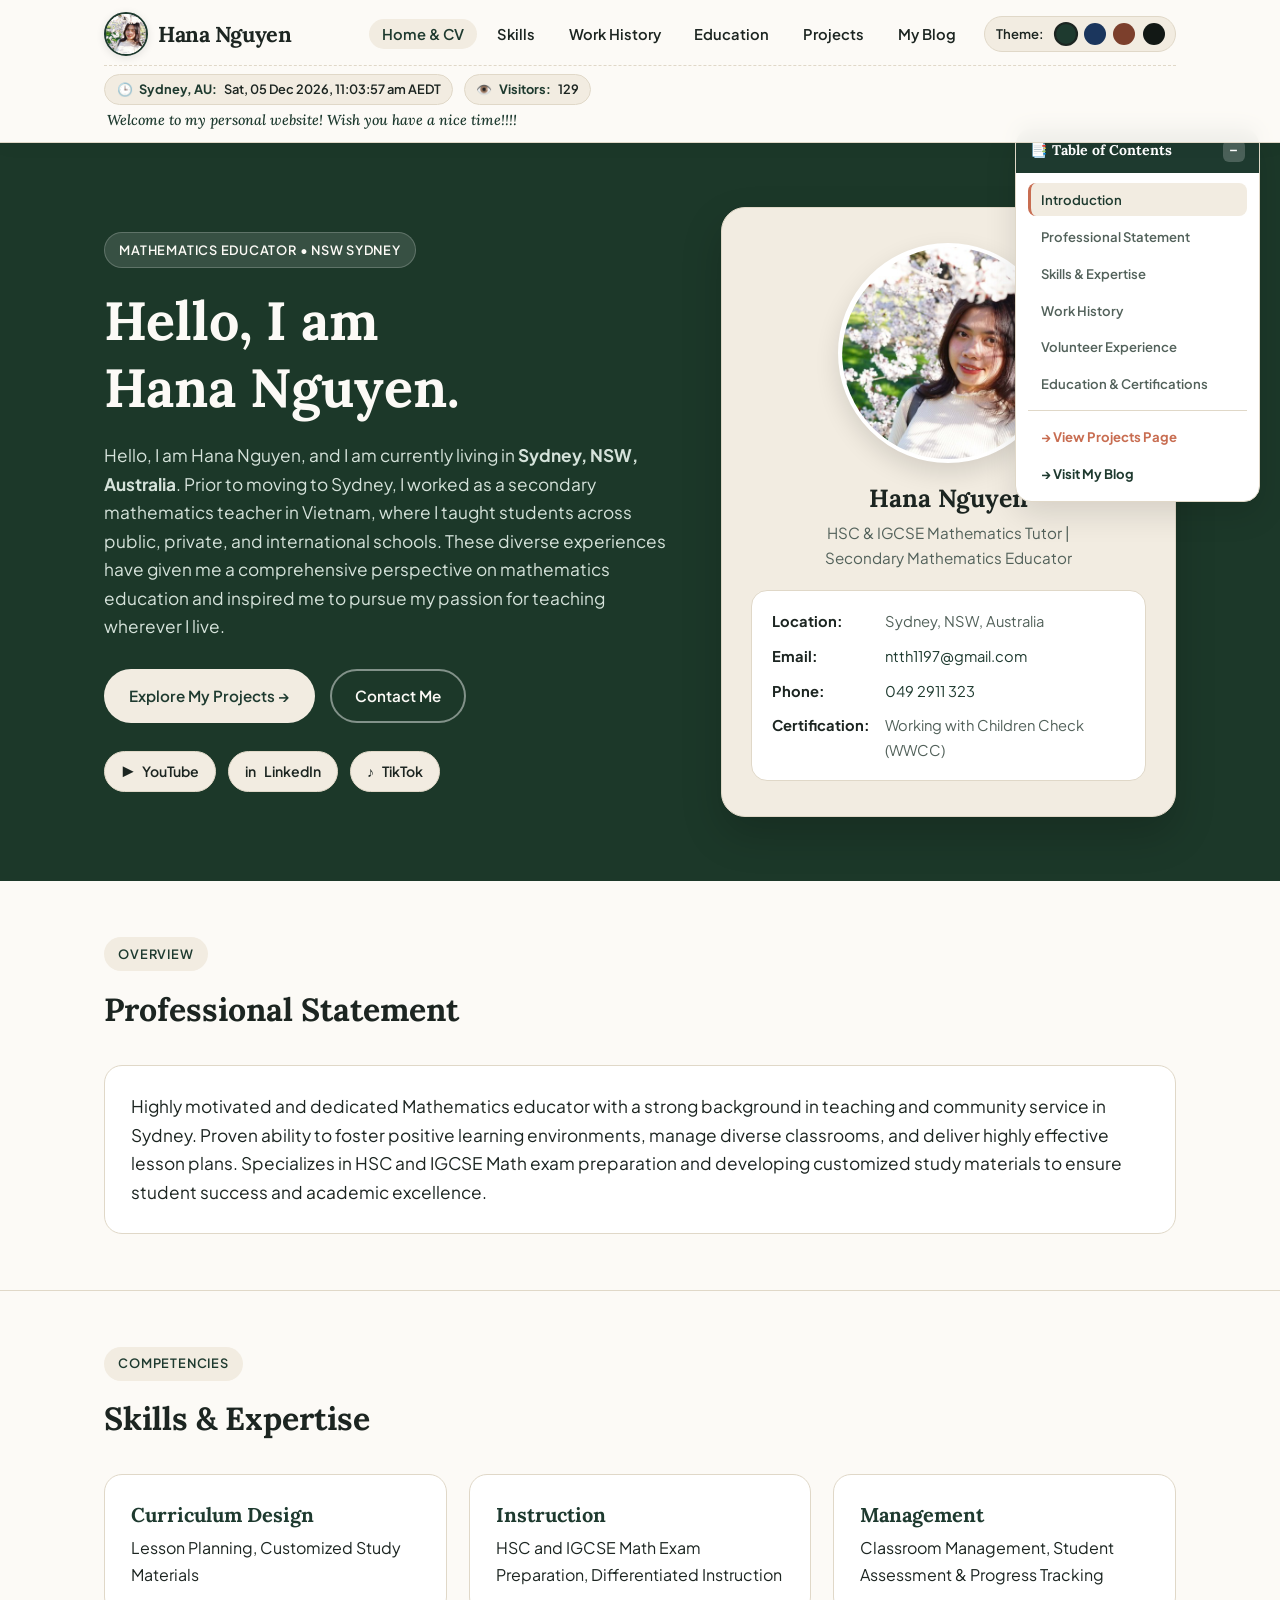
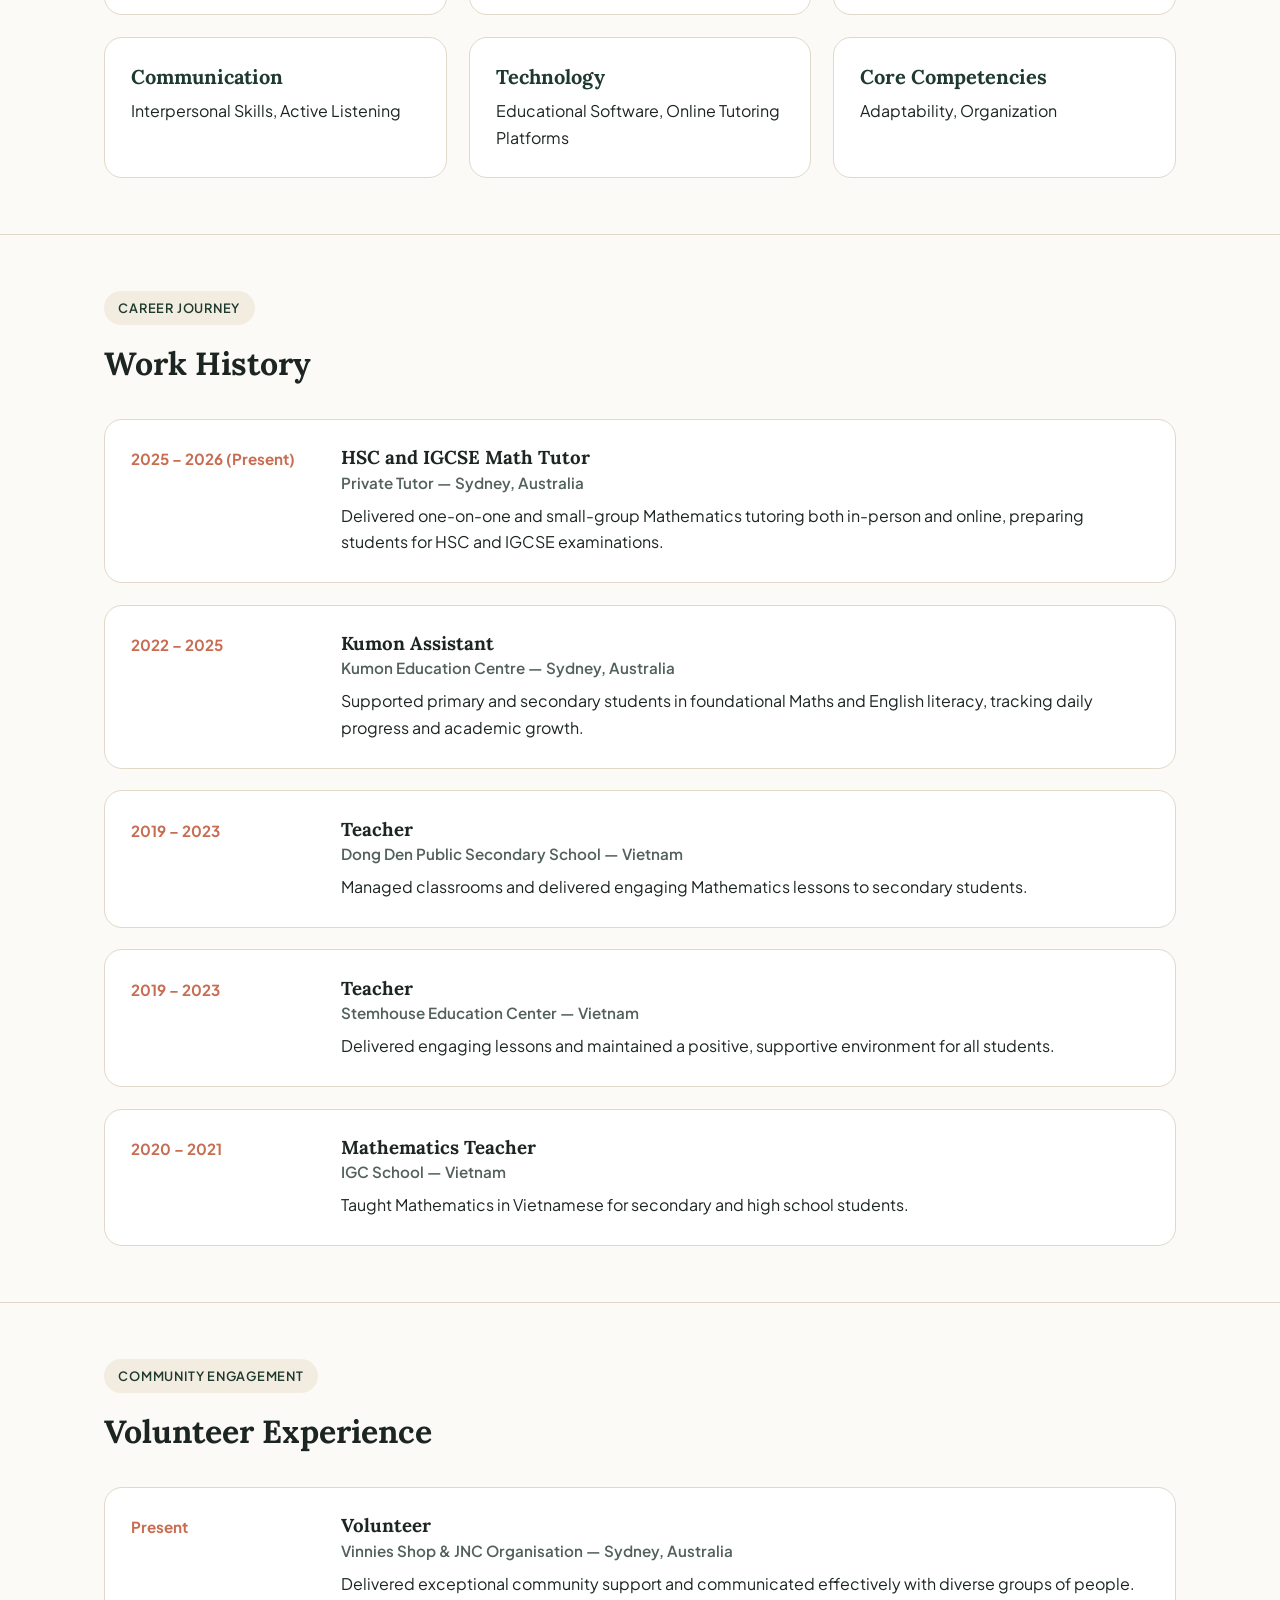
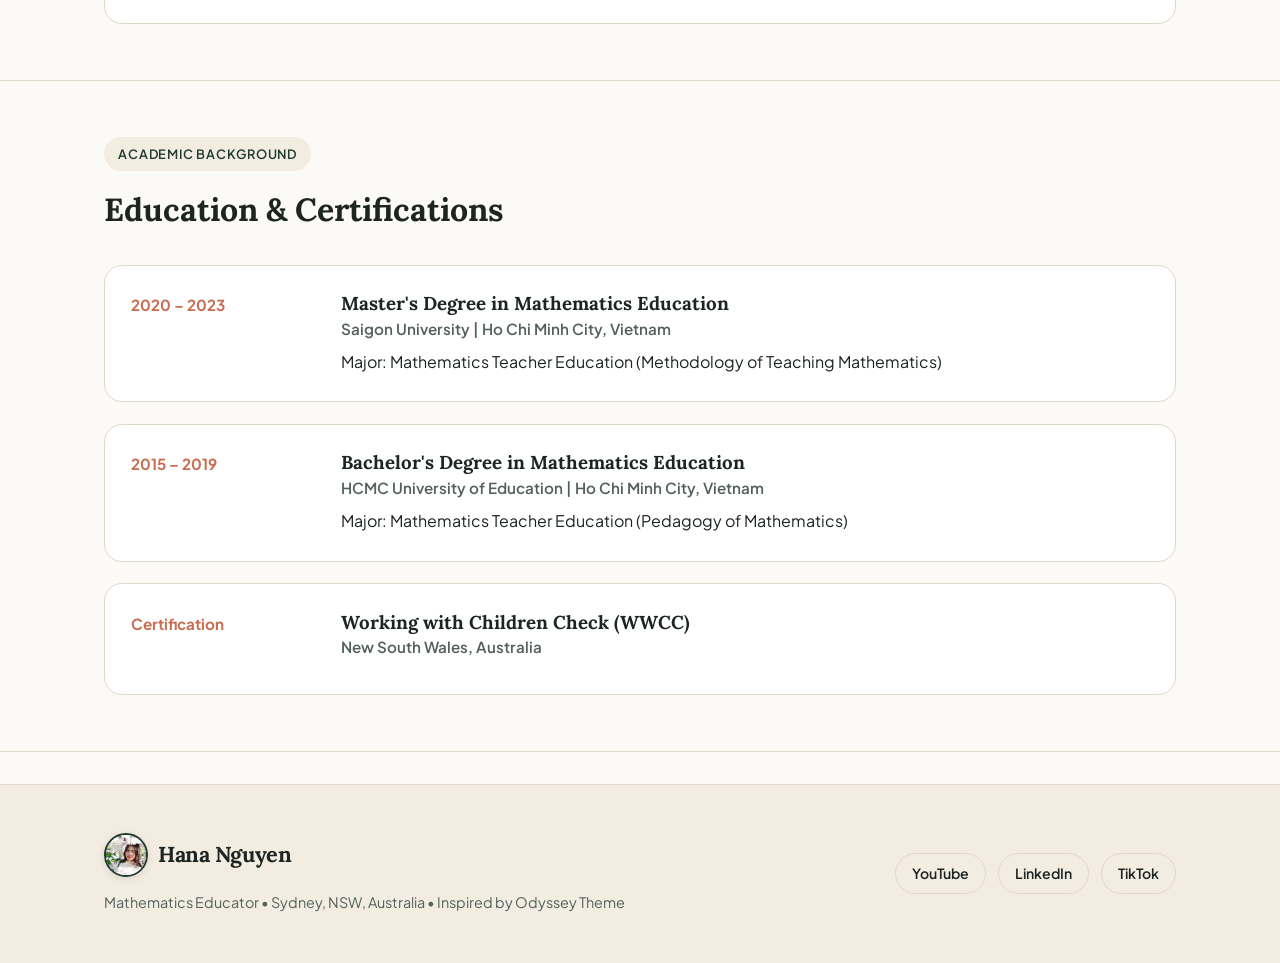
<file: index.html>
<!DOCTYPE html>
<html lang="en" data-theme="classic">
<head>
  <meta charset="UTF-8" />
  <meta name="viewport" content="width=device-width, initial-scale=1.0" />
  <title>Hana Nguyen | Mathematics Educator Portfolio</title>
  <meta name="description" content="Personal portfolio and CV of Hana Nguyen - Mathematics Educator in Sydney, Australia (UNSW)." />
  <link rel="preconnect" href="https://fonts.googleapis.com">
  <link rel="preconnect" href="https://fonts.gstatic.com" crossorigin>
  <link href="https://fonts.googleapis.com/css2?family=Lora:ital,wght@0,500;0,700;1,400&family=Plus+Jakarta+Sans:wght@400;500;600;700&display=swap" rel="stylesheet">
  <link rel="stylesheet" href="styles.css" />
  <style>
    /* Inline safety rules so layout, images & fixed top-right TOC always work even if styles.css is cached */
    .brand-logo-img {
      width: 44px !important;
      height: 44px !important;
      max-width: 44px !important;
      max-height: 44px !important;
      border-radius: 50% !important;
      object-fit: cover !important;
      object-position: center 25% !important;
    }
    .profile-photo-wrapper,
    .profile-photo {
      width: 220px !important;
      height: 220px !important;
      max-width: 220px !important;
      max-height: 220px !important;
      border-radius: 50% !important;
      object-fit: cover !important;
      object-position: center 25% !important;
    }
    .header-subbar {
      margin-top: 0.55rem;
      padding-top: 0.5rem;
      border-top: 1px dashed #e0d8c8;
      display: flex;
      flex-direction: column;
      align-items: flex-start;
      gap: 0.25rem;
    }
    .status-widgets {
      display: flex;
      flex-wrap: wrap;
      align-items: center;
      gap: 0.65rem;
    }
    .status-pill {
      display: inline-flex;
      align-items: center;
      gap: 0.42rem;
      background-color: var(--theme-surface, #f2ece1);
      border: 1px solid var(--theme-border, #e0d8c8);
      font-size: 0.8rem;
      font-weight: 600;
      padding: 0.24rem 0.72rem;
      border-radius: 999px;
    }
    .welcome-line {
      font-family: 'Lora', Georgia, serif;
      font-style: italic;
      font-size: 0.9rem;
      color: var(--theme-primary, #1e3a2f);
      font-weight: 500;
      padding-left: 0.2rem;
    }
    .floating-toc {
      position: fixed;
      top: 128px;
      right: 20px;
      z-index: 99;
      width: 245px;
      background-color: var(--theme-surface-2, #ffffff);
      border: 1px solid var(--theme-border, #e0d8c8);
      border-radius: 16px;
      box-shadow: 0 12px 32px rgba(0, 0, 0, 0.12);
      overflow: hidden;
    }
    .floating-toc.collapsed {
      width: auto;
      min-width: 140px;
    }
    .floating-toc.collapsed .toc-body {
      display: none;
    }
    .toc-header {
      display: flex;
      align-items: center;
      justify-content: space-between;
      gap: 0.5rem;
      padding: 0.65rem 0.9rem;
      background-color: var(--theme-primary, #1e3a2f);
      color: #ffffff;
      font-family: 'Lora', Georgia, serif;
      font-size: 0.88rem;
      font-weight: 700;
      cursor: pointer;
    }
    .toc-toggle-btn {
      background: rgba(255, 255, 255, 0.2);
      color: #ffffff;
      border: none;
      border-radius: 6px;
      width: 22px;
      height: 22px;
      cursor: pointer;
      font-weight: 700;
    }
    .toc-body {
      padding: 0.65rem 0.75rem;
    }
    .toc-list {
      list-style: none;
      display: grid;
      gap: 0.25rem;
      margin: 0;
      padding: 0;
    }
    .toc-list a {
      display: block;
      font-size: 0.82rem;
      font-weight: 600;
      color: var(--theme-text-muted, #52615a);
      padding: 0.35rem 0.6rem;
      border-radius: 8px;
      border-left: 3px solid transparent;
      text-decoration: none;
    }
    .toc-list a:hover,
    .toc-list a.active {
      background-color: var(--theme-surface, #f2ece1);
      color: var(--theme-primary, #1e3a2f);
      border-left-color: var(--theme-accent, #c86d51);
    }
    .toc-list .toc-sub {
      padding-left: 1.25rem;
      font-size: 0.78rem;
      font-weight: 500;
    }
    .school-stem-block {
      background-color: var(--theme-surface-2, #ffffff);
      border: 1px solid var(--theme-border, #e0d8c8);
      border-radius: 20px;
      padding: 1.85rem;
      margin-bottom: 2rem;
    }
    .stem-photo-grid {
      display: grid;
      grid-template-columns: repeat(auto-fit, minmax(260px, 1fr));
      gap: 1.35rem;
      margin-top: 1rem;
    }
    .stem-photo-card {
      border: 1px solid var(--theme-border, #e0d8c8);
      border-radius: 16px;
      overflow: hidden;
      background: var(--theme-surface, #f2ece1);
    }
    .stem-photo-frame {
      width: 100%;
      aspect-ratio: 16 / 10;
      overflow: hidden;
      background: #ffffff;
    }
    .stem-photo-frame img {
      width: 100%;
      height: 100%;
      object-fit: cover;
      display: block;
    }
    .stem-photo-caption {
      padding: 0.7rem 1rem;
      font-size: 0.88rem;
      font-weight: 600;
      text-align: center;
      background: var(--theme-surface-2, #ffffff);
      border-top: 1px solid var(--theme-border, #e0d8c8);
    }
  </style>
</head>
<body id="top">

  <!-- Header -->
  <header class="site-header">
    <div class="container">
      <div class="nav-wrapper">
        <a href="index.html" class="brand-logo" title="Hana Nguyen Home" style="display: inline-flex; align-items: center; gap: 10px;">
          <img
            src="profile.jpg"
            alt="Hana Nguyen"
            class="brand-logo-img"
            width="44"
            height="44"
            style="width: 44px; height: 44px; max-width: 44px; max-height: 44px; border-radius: 50%; object-fit: cover; object-position: center 25%; flex-shrink: 0;"
          />
          <span>Hana Nguyen</span>
        </a>

        <div class="nav-right-group">
          <nav aria-label="Primary Navigation">
            <ul class="nav-links">
              <li><a href="index.html" class="active">Home &amp; CV</a></li>
              <li><a href="#skills">Skills</a></li>
              <li><a href="#experience">Work History</a></li>
              <li><a href="#education">Education</a></li>
              <li><a href="projects.html">Projects</a></li>
              <li><a href="blog.html">My Blog</a></li>
            </ul>
          </nav>
          <div class="theme-switcher" title="Odyssey Theme Switcher">
            <span style="font-size: 0.82rem; font-weight: 600; margin-right: 0.25rem;">Theme:</span>
            <button class="theme-btn active" style="background:#1e3a2f;" onclick="setTheme('classic', this)" aria-label="Classic Forest Theme"></button>
            <button class="theme-btn" style="background:#1b365d;" onclick="setTheme('ocean', this)" aria-label="Ocean Theme"></button>
            <button class="theme-btn" style="background:#7c3f2c;" onclick="setTheme('sand', this)" aria-label="Terracotta Theme"></button>
            <button class="theme-btn" style="background:#121815;" onclick="setTheme('dark', this)" aria-label="Dark Theme"></button>
          </div>
        </div>
      </div>

      <!-- Top-Left Sydney Clock, Visitor Counter & Welcome Message -->
      <div class="header-subbar">
        <div class="status-widgets">
          <div class="status-pill" title="Current Time in Sydney, NSW, Australia">
            <span>🕒</span>
            <strong>Sydney, AU:</strong>
            <span id="sydney-clock">Loading Sydney time...</span>
          </div>
          <div class="status-pill" title="Total Website Visitors">
            <span>👁️</span>
            <strong>Visitors:</strong>
            <span id="visitor-count">...</span>
          </div>
        </div>
        <div class="welcome-line">
          Welcome to my personal website! Wish you have a nice time!!!!
        </div>
      </div>
    </div>
  </header>

  <!-- Fixed Top-Right Table of Contents (Luon hien thi o goc phai phia tren man hinh) -->
  <aside class="floating-toc" id="floating-toc" aria-label="Table of Contents">
    <div class="toc-header" onclick="toggleToc()">
      <span>📑 Table of Contents</span>
      <button class="toc-toggle-btn" id="toc-toggle-btn" aria-label="Toggle Table of Contents">−</button>
    </div>
    <div class="toc-body">
      <ul class="toc-list">
        <li><a href="#hero-intro" class="active">Introduction</a></li>
        <li><a href="#statement">Professional Statement</a></li>
        <li><a href="#skills">Skills &amp; Expertise</a></li>
        <li><a href="#experience">Work History</a></li>
        <li><a href="#volunteer">Volunteer Experience</a></li>
        <li><a href="#education">Education &amp; Certifications</a></li>
        <li class="toc-divider"></li>
        <li><a href="projects.html" style="color: var(--theme-accent); font-weight: 700;">→ View Projects Page</a></li>
        <li><a href="blog.html" style="color: var(--theme-primary); font-weight: 700;">→ Visit My Blog</a></li>
      </ul>
    </div>
  </aside>

  <!-- Hero Section -->
  <main>
    <section class="hero" id="hero-intro">
      <div class="container hero-grid">
        <div>
          <span class="eyebrow">Mathematics Educator • NSW Sydney</span>
          <h1>Hello, I am<br>Hana Nguyen.</h1>
          <p class="hero-bio">
            Hello, I am Hana Nguyen, and I am currently living in  <strong> Sydney, NSW, Australia</strong>. Prior to moving to Sydney, I worked as a secondary mathematics teacher in Vietnam, where I taught students across public, private, and international schools. These diverse experiences have given me a comprehensive perspective on mathematics education and inspired me to pursue my passion for teaching wherever I live.
          </p>
          <div class="hero-actions">
            <a href="projects.html" class="btn btn-primary">Explore My Projects →</a>
            <a href="mailto:ntth1197@gmail.com" class="btn btn-outline">Contact Me</a>
          </div>

          <div class="social-links" aria-label="Social Media Links">
            <a class="social-pill" href="https://www.youtube.com/@hannahnguyen1197" target="_blank" rel="noopener noreferrer">
              <span>▶</span> YouTube
            </a>
            <a class="social-pill" href="https://www.linkedin.com/in/hananguyen2032" target="_blank" rel="noopener noreferrer">
              <span>in</span> LinkedIn
            </a>
            <a class="social-pill" href="https://www.tiktok.com/@sansann1197?_r=1&_d=secCgYIASAHKAESPgo8ybvaP9Hiw1yEqId3xFMXYoGvlwo0RnXOLFOsuNCP21WvukDT0A%2BN9YW3cb6ua86VVXFKPe6RQxZWiKJQGgA%3D&_svg=1&checksum=01daa5360ecd79a1a711df788e97491df1dde43c97f0373275a575f93367ddc4&item_author_type=1&panel_source_v2=share_panel&reflow_sign_scene=7&rgssign=8.1.fwd2Ky9ssHoKdyAGJ64oGg&sec_uid=MS4wLjABAAAAig18TuYs-gs7yd3NKh6jT5uXrFYUhqXCjpAFqywmrA1LGJKL1TeZYu0RRx8Nj1e3&sec_user_id=MS4wLjABAAAAig18TuYs-gs7yd3NKh6jT5uXrFYUhqXCjpAFqywmrA1LGJKL1TeZYu0RRx8Nj1e3&share_app_id=1180&share_author_id=7079611484242002945&share_enter_from=personal_homepage&share_link_id=1BE26E54-167F-4D39-8E12-00484408ADDD&share_region=AU&share_scene=1&sharer_language=en&social_share_type=5&source=h5_t&timestamp=1792360132&tt_from=copy&u_code=e115faeff3gfk7&ug_btm=b0%2Cb0&user_id=7079611484242002945&utm_campaign=client_share&utm_medium=ios&utm_source=copy" target="_blank" rel="noopener noreferrer">
              <span>♪</span> TikTok
            </a>
          </div>
        </div>

        <!-- Odyssey Profile Card with Circular Image -->
        <aside class="profile-card">
          <div class="profile-photo-wrapper" style="width: 220px; height: 220px; max-width: 220px; max-height: 220px; margin: 0 auto 1.25rem; border-radius: 50%; overflow: hidden;">
            <img
              src="profile.jpg"
              alt="Hana Nguyen Portrait"
              class="profile-photo"
              width="220"
              height="220"
              style="width: 220px; height: 220px; max-width: 220px; max-height: 220px; border-radius: 50%; object-fit: cover; object-position: center 25%; display: block;"
            />
          </div>
          <h3>Hana Nguyen</h3>
          <p style="color: var(--theme-text-muted); font-size: 0.95rem; margin-top: 0.35rem;">
            HSC &amp; IGCSE Mathematics Tutor |<br>Secondary Mathematics Educator
          </p>
          <ul class="contact-list">
            <li><strong>Location:</strong> <span>Sydney, NSW, Australia</span></li>
            <li><strong>Email:</strong> <a href="mailto:ntth1197@gmail.com">ntth1197@gmail.com</a></li>
            <li><strong>Phone:</strong> <a href="tel:0492911323">049 2911 323</a></li>
            <li><strong>Certification:</strong> <span>Working with Children Check (WWCC)</span></li>
          </ul>
        </aside>
      </div>
    </section>

    <!-- Professional Statement -->
    <section class="section" id="statement">
      <div class="container">
        <div class="section-header">
          <span class="eyebrow">Overview</span>
          <h2>Professional Statement</h2>
        </div>
        <div class="card">
          <p style="font-size: 1.08rem;">
            Highly motivated and dedicated Mathematics educator with a strong background in teaching and community service in Sydney. Proven ability to foster positive learning environments, manage diverse classrooms, and deliver highly effective lesson plans. Specializes in HSC and IGCSE Math exam preparation and developing customized study materials to ensure student success and academic excellence.
          </p>
        </div>
      </div>
    </section>

    <!-- Skills -->
    <section class="section" id="skills">
      <div class="container">
        <div class="section-header">
          <span class="eyebrow">Competencies</span>
          <h2>Skills &amp; Expertise</h2>
        </div>
        <div class="card-grid">
          <div class="card">
            <h3>Curriculum Design</h3>
            <p>Lesson Planning, Customized Study Materials</p>
          </div>
          <div class="card">
            <h3>Instruction</h3>
            <p>HSC and IGCSE Math Exam Preparation, Differentiated Instruction</p>
          </div>
          <div class="card">
            <h3>Management</h3>
            <p>Classroom Management, Student Assessment &amp; Progress Tracking</p>
          </div>
          <div class="card">
            <h3>Communication</h3>
            <p>Interpersonal Skills, Active Listening</p>
          </div>
          <div class="card">
            <h3>Technology</h3>
            <p>Educational Software, Online Tutoring Platforms</p>
          </div>
          <div class="card">
            <h3>Core Competencies</h3>
            <p>Adaptability, Organization</p>
          </div>
        </div>
      </div>
    </section>

    <!-- Work History -->
    <section class="section" id="experience">
      <div class="container">
        <div class="section-header">
          <span class="eyebrow">Career Journey</span>
          <h2>Work History</h2>
        </div>
        <div class="timeline">
          <div class="timeline-item">
            <div class="timeline-period">2025 – 2026 (Present)</div>
            <div>
              <h3>HSC and IGCSE Math Tutor</h3>
              <div class="timeline-org">Private Tutor — Sydney, Australia</div>
              <p>Delivered one-on-one and small-group Mathematics tutoring both in-person and online, preparing students for HSC and IGCSE examinations.</p>
            </div>
          </div>

          <div class="timeline-item">
            <div class="timeline-period">2022 – 2025</div>
            <div>
              <h3>Kumon Assistant</h3>
              <div class="timeline-org">Kumon Education Centre — Sydney, Australia</div>
              <p>Supported primary and secondary students in foundational Maths and English literacy, tracking daily progress and academic growth.</p>
            </div>
          </div>

          <div class="timeline-item">
            <div class="timeline-period">2019 – 2023</div>
            <div>
              <h3>Teacher</h3>
              <div class="timeline-org">Dong Den Public Secondary School — Vietnam</div>
              <p>Managed classrooms and delivered engaging Mathematics lessons to secondary students.</p>
            </div>
          </div>

          <div class="timeline-item">
            <div class="timeline-period">2019 – 2023</div>
            <div>
              <h3>Teacher</h3>
              <div class="timeline-org">Stemhouse Education Center — Vietnam</div>
              <p>Delivered engaging lessons and maintained a positive, supportive environment for all students.</p>
            </div>
          </div>

          <div class="timeline-item">
            <div class="timeline-period">2020 – 2021</div>
            <div>
              <h3>Mathematics Teacher</h3>
              <div class="timeline-org">IGC School — Vietnam</div>
              <p>Taught Mathematics in Vietnamese for secondary and high school students.</p>
            </div>
          </div>
        </div>
      </div>
    </section>

    <!-- Volunteer Experience -->
    <section class="section" id="volunteer">
      <div class="container">
        <div class="section-header">
          <span class="eyebrow">Community Engagement</span>
          <h2>Volunteer Experience</h2>
        </div>
        <div class="timeline">
          <div class="timeline-item">
            <div class="timeline-period">Present</div>
            <div>
              <h3>Volunteer</h3>
              <div class="timeline-org">Vinnies Shop &amp; JNC Organisation — Sydney, Australia</div>
              <p>Delivered exceptional community support and communicated effectively with diverse groups of people.</p>
            </div>
          </div>
        </div>
      </div>
    </section>

    <!-- Education & Certifications -->
    <section class="section" id="education">
      <div class="container">
        <div class="section-header">
          <span class="eyebrow">Academic Background</span>
          <h2>Education &amp; Certifications</h2>
        </div>
        <div class="timeline">
          <div class="timeline-item">
            <div class="timeline-period">2020 – 2023</div>
            <div>
              <h3>Master's Degree in Mathematics Education</h3>
              <div class="timeline-org">Saigon University | Ho Chi Minh City, Vietnam</div>
              <p>Major: Mathematics Teacher Education (Methodology of Teaching Mathematics)</p>
            </div>
          </div>

          <div class="timeline-item">
            <div class="timeline-period">2015 – 2019</div>
            <div>
              <h3>Bachelor's Degree in Mathematics Education</h3>
              <div class="timeline-org">HCMC University of Education | Ho Chi Minh City, Vietnam</div>
              <p>Major: Mathematics Teacher Education (Pedagogy of Mathematics)</p>
            </div>
          </div>

          <div class="timeline-item">
            <div class="timeline-period">Certification</div>
            <div>
              <h3>Working with Children Check (WWCC)</h3>
              <div class="timeline-org">New South Wales, Australia</div>
            </div>
          </div>
        </div>
      </div>
    </section>
  </main>

  <!-- Footer -->
  <footer class="site-footer">
    <div class="container footer-inner">
      <div>
        <a href="index.html" class="brand-logo" style="display: inline-flex; align-items: center; gap: 10px;">
          <img
            src="profile.jpg"
            alt="Hana Nguyen"
            class="brand-logo-img"
            width="44"
            height="44"
            style="width: 44px; height: 44px; max-width: 44px; max-height: 44px; border-radius: 50%; object-fit: cover; object-position: center 25%; flex-shrink: 0;"
          />
          <span>Hana Nguyen</span>
        </a>
        <p style="color: var(--theme-text-muted); font-size: 0.9rem; margin-top: 0.45rem;">
          Mathematics Educator • Sydney, NSW, Australia • Inspired by Odyssey Theme
        </p>
      </div>
      <div class="social-links">
        <a class="social-pill" href="https://www.youtube.com/@hannahnguyen1197" target="_blank" rel="noopener noreferrer">YouTube</a>
        <a class="social-pill" href="https://www.linkedin.com/in/hananguyen2032" target="_blank" rel="noopener noreferrer">LinkedIn</a>
        <a class="social-pill" href="https://www.tiktok.com/@sansann1197" target="_blank" rel="noopener noreferrer">TikTok</a>
      </div>
    </div>
  </footer>

  <script>
    // 1. Theme Switcher
    function setTheme(themeName, btn) {
      document.documentElement.setAttribute('data-theme', themeName);
      localStorage.setItem('hana-odyssey-theme', themeName);
      document.querySelectorAll('.theme-btn').forEach(b => b.classList.remove('active'));
      if (btn) btn.classList.add('active');
    }
    (function() {
      const saved = localStorage.getItem('hana-odyssey-theme');
      if (saved) {
        document.documentElement.setAttribute('data-theme', saved);
      }
    })();

    // 2. Toggle Floating Table of Contents (Top-Right Muc Luc)
    function toggleToc() {
      const toc = document.getElementById('floating-toc');
      const btn = document.getElementById('toc-toggle-btn');
      if (!toc || !btn) return;
      toc.classList.toggle('collapsed');
      btn.textContent = toc.classList.contains('collapsed') ? '+' : '−';
    }

    // 3. Scroll-Spy for Table of Contents (Highlights active section automatically)
    (function initScrollSpy() {
      const tocLinks = Array.from(document.querySelectorAll('.toc-list a[href^="#"]'));
      if (!tocLinks.length) return;
      const sections = tocLinks
        .map(link => document.querySelector(link.getAttribute('href')))
        .filter(Boolean);

      function onScroll() {
        const scrollPos = window.scrollY + 180;
        let currentSection = sections[0];
        for (const sec of sections) {
          if (sec.offsetTop <= scrollPos) {
            currentSection = sec;
          }
        }
        tocLinks.forEach(link => {
          link.classList.toggle(
            'active',
            currentSection && link.getAttribute('href') === '#' + currentSection.id
          );
        });
      }
      window.addEventListener('scroll', onScroll, { passive: true });
      onScroll();
    })();

    // 4. Smart Image Fallback Loader (tries .jpg -> .png -> .jpeg -> alt name -> SVG placeholder)
    function handleImgFallback(imgEl, fallbacks, labelText) {
      const idx = parseInt(imgEl.getAttribute('data-fb-idx') || '0', 10);
      if (idx < fallbacks.length) {
        imgEl.setAttribute('data-fb-idx', String(idx + 1));
        imgEl.src = fallbacks[idx];
      } else {
        imgEl.onerror = null;
        const svg = `<svg xmlns="http://www.w3.org/2000/svg" viewBox="0 0 640 400" width="640" height="400">
          <rect width="640" height="400" fill="#f2ece1"/>
          <rect x="24" y="24" width="592" height="352" rx="16" fill="none" stroke="#1e3a2f" stroke-width="2" stroke-dasharray="8 6" opacity="0.45"/>
          <text x="320" y="185" font-family="Georgia, serif" font-size="26" font-weight="bold" fill="#1e3a2f" text-anchor="middle">${labelText}</text>
          <text x="320" y="225" font-family="sans-serif" font-size="15" fill="#52615a" text-anchor="middle">Upload image file (${labelText}.jpg / .png) to repository</text>
        </svg>`;
        imgEl.src = 'data:image/svg+xml;utf8,' + encodeURIComponent(svg);
      }
    }

    // 5. Live Sydney, Australia Clock & Date (Australia/Sydney Timezone)
    function updateSydneyClock() {
      const clockEl = document.getElementById('sydney-clock');
      if (!clockEl) return;
      try {
        const now = new Date();
        const formatter = new Intl.DateTimeFormat('en-AU', {
          timeZone: 'Australia/Sydney',
          weekday: 'short',
          day: '2-digit',
          month: 'short',
          year: 'numeric',
          hour: '2-digit',
          minute: '2-digit',
          second: '2-digit',
          hour12: true,
          timeZoneName: 'short'
        });
        clockEl.textContent = formatter.format(now);
      } catch (e) {
        clockEl.textContent = new Date().toLocaleString();
      }
    }
    updateSydneyClock();
    setInterval(updateSydneyClock, 1000);

    // 6. Always-Visible Visitor Counter (Global API + Local Fallback)
    (function initVisitorCounter() {
      const counterEl = document.getElementById('visitor-count');
      if (!counterEl) return;

      const storageKey = 'hana_portfolio_visitor_count';
      const sessionKey = 'hana_portfolio_session_counted';
      let localCount = parseInt(localStorage.getItem(storageKey) || '128', 10);

      if (!sessionStorage.getItem(sessionKey)) {
        localCount += 1;
        localStorage.setItem(storageKey, String(localCount));
        sessionStorage.setItem(sessionKey, 'true');
      }
      counterEl.textContent = localCount.toLocaleString();

      fetch('https://api.counterapi.dev/v1/hananguyen-github-io/visits/up')
        .then(res => res.json())
        .then(data => {
          if (data && typeof data.count === 'number') {
            const total = Math.max(data.count, localCount);
            localStorage.setItem(storageKey, String(total));
            counterEl.textContent = total.toLocaleString();
          }
        })
        .catch(() => {});
    })();
  </script>
</body>
</html>
</file>
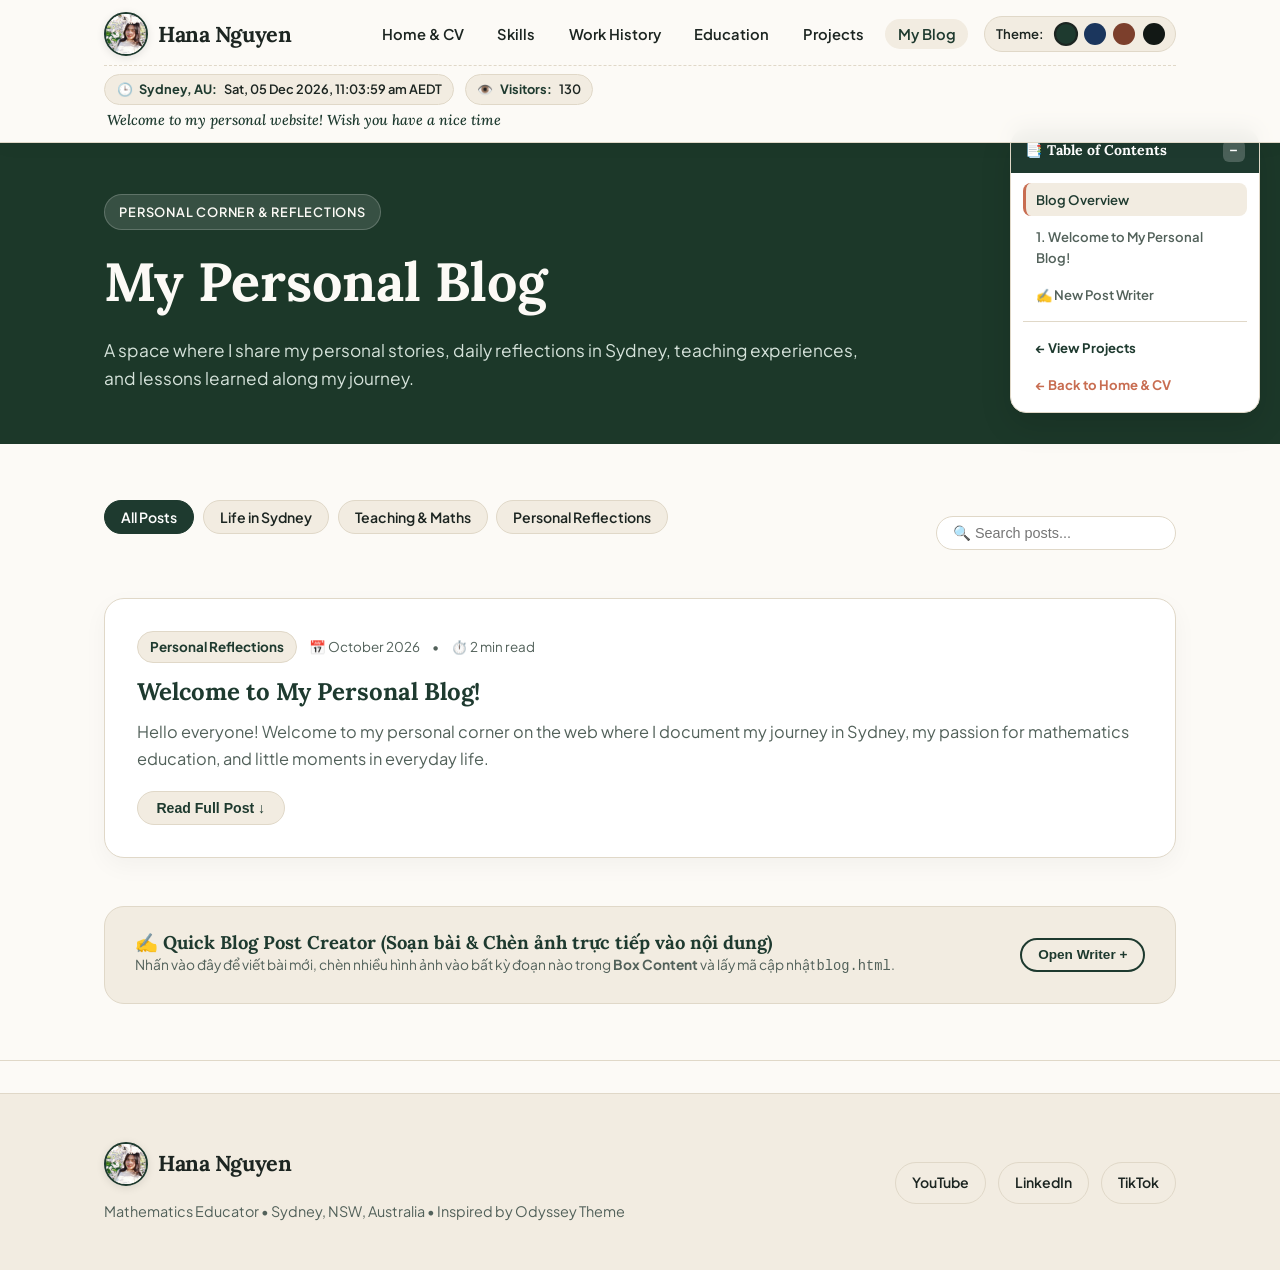
<file: blog.html>
<!DOCTYPE html>
<html lang="en" data-theme="classic">
<head>
  <meta charset="UTF-8" />
  <meta name="viewport" content="width=device-width, initial-scale=1.0" />
  <title>My Blog | Hana Nguyen — Personal Reflections &amp; Teaching</title>
  <meta name="description" content="Personal blog of Hana Nguyen sharing thoughts on life in Sydney, mathematics education, and personal reflections." />
  <link rel="preconnect" href="https://fonts.googleapis.com">
  <link rel="preconnect" href="https://fonts.gstatic.com" crossorigin>
  <link href="https://fonts.googleapis.com/css2?family=Lora:ital,wght@0,500;0,700;1,400&family=Plus+Jakarta+Sans:wght@400;500;600;700&display=swap" rel="stylesheet">
  <link rel="stylesheet" href="styles.css" />
  <style>
    /* Inline safety rules so layout, images & fixed top-right TOC always work */
    .brand-logo-img {
      width: 44px !important;
      height: 44px !important;
      max-width: 44px !important;
      max-height: 44px !important;
      border-radius: 50% !important;
      object-fit: cover !important;
      object-position: center 25% !important;
    }
    .header-subbar {
      margin-top: 0.55rem;
      padding-top: 0.5rem;
      border-top: 1px dashed #e0d8c8;
      display: flex;
      flex-direction: column;
      align-items: flex-start;
      gap: 0.25rem;
    }
    .status-widgets {
      display: flex;
      flex-wrap: wrap;
      align-items: center;
      gap: 0.65rem;
    }
    .status-pill {
      display: inline-flex;
      align-items: center;
      gap: 0.42rem;
      background-color: var(--theme-surface, #f2ece1);
      border: 1px solid var(--theme-border, #e0d8c8);
      font-size: 0.8rem;
      font-weight: 600;
      padding: 0.24rem 0.72rem;
      border-radius: 999px;
    }
    .welcome-line {
      font-family: 'Lora', Georgia, serif;
      font-style: italic;
      font-size: 0.9rem;
      color: var(--theme-primary, #1e3a2f);
      font-weight: 500;
      padding-left: 0.2rem;
    }
    .floating-toc {
      position: fixed;
      top: 128px;
      right: 20px;
      z-index: 99;
      width: 250px;
      background-color: var(--theme-surface-2, #ffffff);
      border: 1px solid var(--theme-border, #e0d8c8);
      border-radius: 16px;
      box-shadow: 0 12px 32px rgba(0, 0, 0, 0.12);
      overflow: hidden;
    }
    .floating-toc.collapsed {
      width: auto;
      min-width: 145px;
    }
    .floating-toc.collapsed .toc-body {
      display: none;
    }
    .toc-header {
      display: flex;
      align-items: center;
      justify-content: space-between;
      gap: 0.5rem;
      padding: 0.65rem 0.9rem;
      background-color: var(--theme-primary, #1e3a2f);
      color: #ffffff;
      font-family: 'Lora', Georgia, serif;
      font-size: 0.88rem;
      font-weight: 700;
      cursor: pointer;
    }
    .toc-toggle-btn {
      background: rgba(255, 255, 255, 0.2);
      color: #ffffff;
      border: none;
      border-radius: 6px;
      width: 22px;
      height: 22px;
      cursor: pointer;
      font-weight: 700;
    }
    .toc-body {
      padding: 0.65rem 0.75rem;
      max-height: calc(100vh - 210px);
      overflow-y: auto;
    }
    .toc-list {
      list-style: none;
      display: grid;
      gap: 0.25rem;
      margin: 0;
      padding: 0;
    }
    .toc-list a {
      display: block;
      font-size: 0.82rem;
      font-weight: 600;
      color: var(--theme-text-muted, #52615a);
      padding: 0.35rem 0.6rem;
      border-radius: 8px;
      border-left: 3px solid transparent;
      text-decoration: none;
    }
    .toc-list a:hover,
    .toc-list a.active {
      background-color: var(--theme-surface, #f2ece1);
      color: var(--theme-primary, #1e3a2f);
      border-left-color: var(--theme-accent, #c86d51);
    }
    .toc-divider {
      height: 1px;
      background-color: var(--theme-border, #e0d8c8);
      margin: 0.35rem 0;
    }

    /* Blog Controls: Search + Category Filter */
    .blog-controls {
      display: flex;
      flex-wrap: wrap;
      align-items: center;
      justify-content: space-between;
      gap: 1rem;
      margin-bottom: 2rem;
    }
    .blog-filter-bar {
      display: flex;
      flex-wrap: wrap;
      gap: 0.55rem;
    }
    .filter-btn {
      background-color: var(--theme-surface, #f2ece1);
      color: var(--theme-text, #1c2521);
      border: 1px solid var(--theme-border, #e0d8c8);
      padding: 0.45rem 1rem;
      border-radius: 999px;
      font-size: 0.88rem;
      font-weight: 600;
      cursor: pointer;
      transition: all 0.2s ease;
    }
    .filter-btn.active,
    .filter-btn:hover {
      background-color: var(--theme-primary, #1e3a2f);
      color: #ffffff;
    }
    .blog-search-input {
      padding: 0.5rem 1rem;
      border-radius: 999px;
      border: 1px solid var(--theme-border, #e0d8c8);
      background-color: var(--theme-surface-2, #ffffff);
      color: var(--theme-text, #1c2521);
      font-size: 0.9rem;
      min-width: 240px;
      outline: none;
    }
    .blog-search-input:focus {
      border-color: var(--theme-primary, #1e3a2f);
    }

    /* Blog Post Cards */
    .blog-grid {
      display: grid;
      grid-template-columns: 1fr;
      gap: 1.85rem;
    }
    .blog-post-card {
      background-color: var(--theme-surface-2, #ffffff);
      border: 1px solid var(--theme-border, #e0d8c8);
      border-radius: 20px;
      padding: 2rem;
      box-shadow: 0 8px 24px rgba(0, 0, 0, 0.04);
      transition: transform 0.2s ease, box-shadow 0.2s ease;
    }
    .blog-post-card:hover {
      transform: translateY(-2px);
      box-shadow: 0 12px 28px rgba(0, 0, 0, 0.07);
    }
    .blog-meta {
      display: flex;
      flex-wrap: wrap;
      align-items: center;
      gap: 0.75rem;
      margin-bottom: 0.85rem;
      font-size: 0.84rem;
      color: var(--theme-text-muted, #52615a);
    }
    .blog-category-badge {
      background-color: var(--theme-surface, #f2ece1);
      color: var(--theme-primary, #1e3a2f);
      font-weight: 700;
      padding: 0.25rem 0.75rem;
      border-radius: 999px;
      border: 1px solid var(--theme-border, #e0d8c8);
    }
    .blog-post-card h2 {
      font-size: 1.5rem;
      margin-bottom: 0.75rem;
      color: var(--theme-primary, #1e3a2f);
    }
    .blog-cover-img {
      width: 100%;
      max-height: 380px;
      object-fit: cover;
      border-radius: 14px;
      margin: 0.75rem 0 1.1rem;
      border: 1px solid var(--theme-border, #e0d8c8);
    }
    .blog-excerpt {
      color: var(--theme-text-muted, #52615a);
      margin-bottom: 1.15rem;
      font-size: 1.02rem;
    }
    .blog-full-content {
      margin-top: 1.25rem;
      padding-top: 1.25rem;
      border-top: 1px dashed var(--theme-border, #e0d8c8);
      line-height: 1.75;
    }
    .blog-full-content p {
      margin-bottom: 1rem;
    }

    /* Inline Images inside Blog Content */
    .blog-inline-figure {
      margin: 1.35rem 0;
      background-color: var(--theme-surface, #f2ece1);
      border: 1px solid var(--theme-border, #e0d8c8);
      border-radius: 16px;
      overflow: hidden;
      box-shadow: 0 6px 18px rgba(0, 0, 0, 0.05);
    }
    .blog-inline-img {
      width: 100%;
      max-height: 460px;
      object-fit: contain;
      background-color: var(--theme-surface-2, #ffffff);
      display: block;
      margin: 0 auto;
    }
    .blog-inline-caption {
      padding: 0.65rem 1rem;
      font-size: 0.86rem;
      font-style: italic;
      color: var(--theme-text-muted, #52615a);
      text-align: center;
      background-color: var(--theme-surface, #f2ece1);
      border-top: 1px solid var(--theme-border, #e0d8c8);
    }

    .read-more-toggle {
      display: inline-flex;
      align-items: center;
      gap: 0.4rem;
      background-color: var(--theme-surface, #f2ece1);
      color: var(--theme-primary, #1e3a2f);
      border: 1px solid var(--theme-border, #e0d8c8);
      padding: 0.5rem 1.15rem;
      border-radius: 999px;
      font-weight: 700;
      font-size: 0.88rem;
      cursor: pointer;
    }
    .read-more-toggle:hover {
      background-color: var(--theme-primary, #1e3a2f);
      color: #ffffff;
    }

    /* Built-in Blog Post Composer Studio */
    .composer-box {
      margin-top: 3rem;
      background-color: var(--theme-surface, #f2ece1);
      border: 1px solid var(--theme-border, #e0d8c8);
      border-radius: 20px;
      padding: 1.5rem 1.85rem;
    }
    .composer-header {
      display: flex;
      align-items: center;
      justify-content: space-between;
      flex-wrap: wrap;
      gap: 1rem;
      cursor: pointer;
    }
    .composer-form {
      display: none;
      margin-top: 1.5rem;
      padding-top: 1.5rem;
      border-top: 1px solid var(--theme-border, #e0d8c8);
      gap: 1.1rem;
    }
    .composer-form.open {
      display: grid;
    }
    .form-row {
      display: grid;
      grid-template-columns: repeat(auto-fit, minmax(220px, 1fr));
      gap: 1rem;
    }
    .form-group {
      display: flex;
      flex-direction: column;
      gap: 0.35rem;
    }
    .form-group label {
      font-size: 0.85rem;
      font-weight: 700;
      color: var(--theme-text, #1c2521);
    }
    .form-group input,
    .form-group select,
    .form-group textarea {
      padding: 0.65rem 0.9rem;
      border-radius: 10px;
      border: 1px solid var(--theme-border, #e0d8c8);
      background-color: var(--theme-surface-2, #ffffff);
      color: var(--theme-text, #1c2521);
      font-family: inherit;
      font-size: 0.92rem;
    }

    /* Image Insertion Toolbar inside Content Box */
    .content-image-toolbar {
      background-color: var(--theme-surface-2, #ffffff);
      border: 1px solid var(--theme-border, #e0d8c8);
      border-radius: 12px;
      padding: 0.85rem 1rem;
      margin-bottom: 0.35rem;
      display: grid;
      gap: 0.65rem;
    }
    .toolbar-title {
      font-size: 0.84rem;
      font-weight: 700;
      color: var(--theme-primary, #1e3a2f);
      display: flex;
      align-items: center;
      justify-content: space-between;
      flex-wrap: wrap;
      gap: 0.5rem;
    }
    .toolbar-controls {
      display: grid;
      grid-template-columns: 1.2fr 1.2fr auto auto;
      gap: 0.6rem;
      align-items: center;
    }
    .toolbar-btn {
      display: inline-flex;
      align-items: center;
      justify-content: center;
      gap: 0.35rem;
      background-color: var(--theme-primary, #1e3a2f);
      color: #ffffff;
      border: none;
      padding: 0.55rem 0.95rem;
      border-radius: 8px;
      font-size: 0.83rem;
      font-weight: 600;
      cursor: pointer;
      white-space: nowrap;
    }
    .toolbar-btn.secondary {
      background-color: var(--theme-surface, #f2ece1);
      color: var(--theme-primary, #1e3a2f);
      border: 1px solid var(--theme-border, #e0d8c8);
    }
    .toolbar-btn:hover {
      opacity: 0.92;
    }
    .inserted-images-preview {
      display: flex;
      flex-wrap: wrap;
      gap: 0.6rem;
      margin-top: 0.25rem;
    }
    .inserted-img-chip {
      display: inline-flex;
      align-items: center;
      gap: 0.45rem;
      background: var(--theme-surface, #f2ece1);
      border: 1px solid var(--theme-border, #e0d8c8);
      padding: 0.25rem 0.65rem;
      border-radius: 999px;
      font-size: 0.78rem;
      font-weight: 600;
    }
    .inserted-img-chip img {
      width: 24px;
      height: 24px;
      border-radius: 4px;
      object-fit: cover;
    }

    .code-output-box {
      background: #121815;
      color: #eef2ef;
      padding: 1rem;
      border-radius: 12px;
      font-family: monospace;
      font-size: 0.82rem;
      overflow-x: auto;
      white-space: pre-wrap;
      margin-top: 0.75rem;
      display: none;
    }
    @media (max-width: 1180px) {
      .floating-toc {
        top: auto;
        bottom: 20px;
        right: 16px;
        width: 235px;
      }
    }
    @media (max-width: 780px) {
      .toolbar-controls {
        grid-template-columns: 1fr;
      }
    }
  </style>
</head>
<body id="top">

  <!-- Header -->
  <header class="site-header">
    <div class="container">
      <div class="nav-wrapper">
        <a href="index.html" class="brand-logo" title="Hana Nguyen Home" style="display: inline-flex; align-items: center; gap: 10px;">
          <img
            src="profile.jpg"
            alt="Hana Nguyen"
            class="brand-logo-img"
            width="44"
            height="44"
            style="width: 44px; height: 44px; max-width: 44px; max-height: 44px; border-radius: 50%; object-fit: cover; object-position: center 25%; flex-shrink: 0;"
          />
          <span>Hana Nguyen</span>
        </a>

        <div class="nav-right-group">
          <nav aria-label="Primary Navigation">
            <ul class="nav-links">
              <li><a href="index.html">Home &amp; CV</a></li>
              <li><a href="index.html#skills">Skills</a></li>
              <li><a href="index.html#experience">Work History</a></li>
              <li><a href="index.html#education">Education</a></li>
              <li><a href="projects.html">Projects</a></li>
              <li><a href="blog.html" class="active">My Blog</a></li>
            </ul>
          </nav>
          <div class="theme-switcher" title="Odyssey Theme Switcher">
            <span style="font-size: 0.82rem; font-weight: 600; margin-right: 0.25rem;">Theme:</span>
            <button class="theme-btn active" style="background:#1e3a2f;" onclick="setTheme('classic', this)" aria-label="Classic Forest Theme"></button>
            <button class="theme-btn" style="background:#1b365d;" onclick="setTheme('ocean', this)" aria-label="Ocean Theme"></button>
            <button class="theme-btn" style="background:#7c3f2c;" onclick="setTheme('sand', this)" aria-label="Terracotta Theme"></button>
            <button class="theme-btn" style="background:#121815;" onclick="setTheme('dark', this)" aria-label="Dark Theme"></button>
          </div>
        </div>
      </div>

      <!-- Top-Left Sydney Clock, Visitor Counter & Welcome Message -->
      <div class="header-subbar">
        <div class="status-widgets">
          <div class="status-pill" title="Current Time in Sydney, NSW, Australia">
            <span>🕒</span>
            <strong>Sydney, AU:</strong>
            <span id="sydney-clock">Loading Sydney time...</span>
          </div>
          <div class="status-pill" title="Total Website Visitors">
            <span>👁️</span>
            <strong>Visitors:</strong>
            <span id="visitor-count">...</span>
          </div>
        </div>
        <div class="welcome-line">
          Welcome to my personal website! Wish you have a nice time
        </div>
      </div>
    </div>
  </header>

  <!-- Fixed Top-Right Table of Contents (Tu dong cap nhat theo danh sach bai viet) -->
  <aside class="floating-toc" id="floating-toc" aria-label="Blog Table of Contents">
    <div class="toc-header" onclick="toggleToc()">
      <span>📑 Table of Contents</span>
      <button class="toc-toggle-btn" id="toc-toggle-btn" aria-label="Toggle Table of Contents">−</button>
    </div>
    <div class="toc-body">
      <ul class="toc-list" id="blog-toc-list">
        <!-- JS will automatically populate post links here -->
      </ul>
    </div>
  </aside>

  <main>
    <!-- Blog Hero Section -->
    <section class="hero" id="blog-intro" style="padding: 3.2rem 0;">
      <div class="container">
        <span class="eyebrow">Personal Corner &amp; Reflections</span>
        <h1>My Personal Blog</h1>
        <p class="hero-bio" style="max-width: 780px; margin-bottom: 0;">
          A space where I share my personal stories, daily reflections in Sydney, teaching experiences, and lessons learned along my journey.
        </p>
      </div>
    </section>

    <!-- Blog Content Section -->
    <section class="section">
      <div class="container">

        <!-- Filter & Search Controls -->
        <div class="blog-controls">
          <div class="blog-filter-bar" aria-label="Filter Blog Posts by Category">
            <button class="filter-btn active" onclick="filterBlog('all', this)">All Posts</button>
            <button class="filter-btn" onclick="filterBlog('Life in Sydney', this)">Life in Sydney</button>
            <button class="filter-btn" onclick="filterBlog('Teaching & Maths', this)">Teaching &amp; Maths</button>
            <button class="filter-btn" onclick="filterBlog('Personal Reflections', this)">Personal Reflections</button>
          </div>
          <input
            type="search"
            id="blog-search"
            class="blog-search-input"
            placeholder="🔍 Search posts..."
            oninput="searchBlogPosts(this.value)"
            aria-label="Search blog posts"
          />
        </div>

        <!-- Dynamic Blog Posts Container -->
        <div class="blog-grid" id="blog-posts-container"></div>

        <!-- Built-in Post Writer Tool for Hana (Co tich hop chen hinh anh vao Box Content) -->
        <div class="composer-box" id="post-writer-tool">
          <div class="composer-header" onclick="toggleComposer()">
            <div>
              <h3 style="font-size: 1.15rem; color: var(--theme-primary);">✍️ Quick Blog Post Creator (Soạn bài &amp; Chèn ảnh trực tiếp vào nội dung)</h3>
              <p style="font-size: 0.86rem; color: var(--theme-text-muted);">
                Nhấn vào đây để viết bài mới, chèn nhiều hình ảnh vào bất kỳ đoạn nào trong <strong>Box Content</strong> và lấy mã cập nhật <code>blog.html</code>.
              </p>
            </div>
            <button class="btn btn-section-outline" id="composer-toggle-btn" type="button" style="padding: 0.45rem 1rem; font-size: 0.85rem;">
              Open Writer +
            </button>
          </div>

          <div class="composer-form" id="composer-form">
            <div class="form-row">
              <div class="form-group">
                <label for="new-title">Tiêu đề bài viết (Post Title) *</label>
                <input type="text" id="new-title" placeholder="Ví dụ: A Sunny Spring Day at UNSW Sydney" />
              </div>
              <div class="form-group">
                <label for="new-date">Ngày đăng (Date)</label>
                <input type="text" id="new-date" placeholder="Ví dụ: October 20, 2026" />
              </div>
            </div>

            <div class="form-row">
              <div class="form-group">
                <label for="new-category">Chuyên mục (Category)</label>
                <select id="new-category">
                  <option value="Life in Sydney">Life in Sydney</option>
                  <option value="Teaching & Maths">Teaching &amp; Maths</option>
                  <option value="Personal Reflections">Personal Reflections</option>
                </select>
              </div>
              <div class="form-group">
                <label for="new-readtime">Thời gian đọc (Read Time)</label>
                <input type="text" id="new-readtime" placeholder="Ví dụ: 3 min read" value="3 min read" />
              </div>
              <div class="form-group">
                <label for="new-image">Ảnh bìa đầu bài (Cover Image — Không bắt buộc)</label>
                <input type="text" id="new-image" placeholder="Ví dụ: cover_sydney.jpg (để trống nếu không dùng)" />
              </div>
            </div>

            <div class="form-group">
              <label for="new-excerpt">Đoạn mở đầu / Tóm tắt ngắn (Short Summary) *</label>
              <textarea id="new-excerpt" rows="2" placeholder="Viết 1-2 câu giới thiệu ngắn gọn hiển thị bên ngoài thẻ bài viết..."></textarea>
            </div>

            <!-- BOX CONTENT VOI THANH CONG CU CHEN HINH ANH -->
            <div class="form-group">
              <label for="new-content">Nội dung đầy đủ (Box Content — Có hỗ trợ chèn nhiều hình ảnh xen kẽ) *</label>

              <!-- Thanh cong cu chen hinh anh vao Box Content -->
              <div class="content-image-toolbar">
                <div class="toolbar-title">
                  <span>🖼️ Chèn hình ảnh vào vị trí con trỏ trong Box Content:</span>
                  <label style="font-weight: 500; font-size: 0.78rem; display: inline-flex; align-items: center; gap: 0.35rem; cursor: pointer;">
                    <input type="checkbox" id="embed-base64-toggle" />
                    Nhúng ảnh trực tiếp vào code (không cần upload file ảnh riêng lên GitHub)
                  </label>
                </div>

                <div class="toolbar-controls">
                  <input
                    type="text"
                    id="inline-img-src"
                    placeholder="Tên file ảnh (vd: sydney_1.jpg) hoặc link URL ảnh..."
                  />
                  <input
                    type="text"
                    id="inline-img-caption"
                    placeholder="Chú thích dưới ảnh (Caption — không bắt buộc)..."
                  />
                  <button type="button" class="toolbar-btn" onclick="insertImageTagFromInputs()">
                    ➕ Chèn vào Content
                  </button>
                  <label class="toolbar-btn secondary" style="margin: 0;">
                    📁 Chọn ảnh từ máy
                    <input
                      type="file"
                      id="inline-img-file"
                      accept="image/*"
                      style="display: none;"
                      onchange="handleLocalImageSelect(this)"
                    />
                  </label>
                </div>

                <div style="font-size: 0.78rem; color: var(--theme-text-muted);">
                  💡 <strong>Mẹo:</strong> Đặt con trỏ chuột vào đoạn muốn thêm ảnh trong ô bên dưới rồi bấm <strong>"➕ Chèn vào Content"</strong> (hoặc bấm <strong>"📁 Chọn ảnh từ máy"</strong>). Cú pháp <code>[IMAGE: ten_anh.jpg | Chú thích ảnh]</code> sẽ tự động biến thành khung hình ảnh đẹp mắt trong bài viết!
                </div>

                <div class="inserted-images-preview" id="inserted-images-preview"></div>
              </div>

              <textarea
                id="new-content"
                rows="8"
                placeholder="Viết nội dung bài blog của bạn tại đây...&#10;&#10;[IMAGE: sydney_1.jpg | Buổi sáng mùa xuân tại khuôn viên UNSW Sydney]&#10;&#10;Viết tiếp đoạn văn bên dưới bức ảnh..."
              ></textarea>
            </div>

            <div style="display: flex; flex-wrap: wrap; gap: 0.75rem; align-items: center;">
              <button type="button" class="btn btn-primary" onclick="previewAndGeneratePost()" style="background: var(--theme-primary); color: #fff;">
                ✨ Xem thử &amp; Tạo mã bài viết (Preview &amp; Generate Code)
              </button>
              <button type="button" class="btn btn-section-outline" onclick="copyGeneratedCode()" id="copy-code-btn" style="display: none;">
                📋 Copy đoạn mã này
              </button>
            </div>

            <div class="code-output-box" id="generated-code-box"></div>
            <p id="composer-help-tip" style="display: none; font-size: 0.85rem; color: var(--theme-primary); font-weight: 600;">
              💡 Cách lưu vĩnh viễn lên GitHub: Bạn chỉ cần Copy đoạn mã màu đen ở trên, mở file <code>blog.html</code> trên GitHub, dán ngay dưới dòng <code>const MY_BLOG_POSTS = [</code> rồi bấm <strong>Commit changes</strong>! (Nếu dùng tên file ảnh như <code>sydney_1.jpg</code>, nhớ tải file ảnh đó lên cùng thư mục GitHub).
            </p>
          </div>
        </div>

      </div>
    </section>
  </main>

  <!-- Footer -->
  <footer class="site-footer">
    <div class="container footer-inner">
      <div>
        <a href="index.html" class="brand-logo" style="display: inline-flex; align-items: center; gap: 10px;">
          <img
            src="profile.jpg"
            alt="Hana Nguyen"
            class="brand-logo-img"
            width="44"
            height="44"
            style="width: 44px; height: 44px; max-width: 44px; max-height: 44px; border-radius: 50%; object-fit: cover; object-position: center 25%; flex-shrink: 0;"
          />
          <span>Hana Nguyen</span>
        </a>
        <p style="color: var(--theme-text-muted); font-size: 0.9rem; margin-top: 0.45rem;">
          Mathematics Educator • Sydney, NSW, Australia • Inspired by Odyssey Theme
        </p>
      </div>
      <div class="social-links">
        <a class="social-pill" href="https://www.youtube.com/@hannahnguyen1197" target="_blank" rel="noopener noreferrer">YouTube</a>
        <a class="social-pill" href="https://www.linkedin.com/in/hananguyen2032" target="_blank" rel="noopener noreferrer">LinkedIn</a>
        <a class="social-pill" href="https://www.tiktok.com/@sansann1197" target="_blank" rel="noopener noreferrer">TikTok</a>
      </div>
    </div>
  </footer>

  <script>
    /* =====================================================================
       DANH SÁCH BÀI VIẾT BLOG CỦA HANA (CẬP NHẬT BÀI MỚI TẠI ĐÂY)
       - Để chèn ảnh vào giữa bài viết, bạn chỉ cần thêm dòng:
         "[IMAGE: ten_file_anh.jpg | Chú thích bức ảnh]"
         vào trong mảng content: [ ... ]
       ===================================================================== */
    const MY_BLOG_POSTS = [
      {
        id: "post-welcome",
        title: "Welcome to My Personal Blog!",
        date: "October 2026",
        category: "Personal Reflections",
        readTime: "2 min read",
        image: "", // Ảnh bìa đầu bài (để trống "" nếu chỉ muốn chèn ảnh bên trong content)
        excerpt: "Hello everyone! Welcome to my personal corner on the web where I document my journey in Sydney, my passion for mathematics education, and little moments in everyday life.",
        content: [
          "Thank you for visiting my personal blog! Moving from Vietnam to Sydney, Australia and studying/working at UNSW has been a meaningful chapter in my life.",
          "[IMAGE: profile.jpg | Hana Nguyen in Sydney, Australia]",
          "Previously, as a secondary mathematics teacher in Vietnam across public, private, and international schools, I always loved sharing stories and learning experiences with my students and colleagues.",
          "I created this blog as a space to write down my personal reflections, share helpful mathematics & STEM teaching notes, and keep memories of the places I have lived. Stay tuned for upcoming posts!"
        ]
      }
      // Dán bài viết mới của bạn vào ngay trên dòng này (nhớ có dấu phẩy ngăn cách giữa các bài)
    ];

    // Bộ nhớ tạm lưu ảnh chọn từ máy tính để xem trước ngay lập tức
    const LOCAL_IMAGE_PREVIEW_MAP = {};

    let currentCategoryFilter = 'all';
    let currentSearchQuery = '';

    // Hàm chuyển đổi 1 dòng văn bản hoặc thẻ [IMAGE: src | caption] thành HTML
    function renderContentBlock(blockText) {
      if (!blockText) return '';
      const trimmed = blockText.trim();

      // Kiểm tra cú pháp [IMAGE: đường_dẫn | chú_thích] hoặc [IMAGE: đường_dẫn]
      const imgMatch = trimmed.match(/^\[IMAGE:\s*([^|\]]+?)(?:\s*\|\s*([^\]]*))?\]$/i);
      if (imgMatch) {
        const rawSrc = imgMatch[1].trim();
        const caption = (imgMatch[2] || '').trim();
        const resolvedSrc = LOCAL_IMAGE_PREVIEW_MAP[rawSrc] || rawSrc;
        const captionHtml = caption
          ? `<figcaption class="blog-inline-caption">${caption}</figcaption>`
          : '';
        return `
          <figure class="blog-inline-figure">
            <img
              src="${resolvedSrc}"
              alt="${caption || 'Blog illustration'}"
              class="blog-inline-img"
              onerror="this.onerror=null; this.alt='Image not uploaded yet: ${rawSrc}';"
            />
            ${captionHtml}
          </figure>
        `;
      }

      // Nếu người dùng viết thẻ [IMAGE: ...] nằm chung trong đoạn văn
      const inlineReplaced = trimmed.replace(
        /\[IMAGE:\s*([^|\]]+?)(?:\s*\|\s*([^\]]*))?\]/gi,
        (_, rawSrc, cap) => {
          const cleanSrc = rawSrc.trim();
          const cleanCap = (cap || '').trim();
          const resolvedSrc = LOCAL_IMAGE_PREVIEW_MAP[cleanSrc] || cleanSrc;
          const capHtml = cleanCap ? `<figcaption class="blog-inline-caption">${cleanCap}</figcaption>` : '';
          return `</p><figure class="blog-inline-figure"><img src="${resolvedSrc}" alt="${cleanCap || 'Blog photo'}" class="blog-inline-img" />${capHtml}</figure><p>`;
        }
      );

      return `<p>${inlineReplaced}</p>`;
    }

    function renderBlogPosts() {
      const container = document.getElementById('blog-posts-container');
      const tocList = document.getElementById('blog-toc-list');
      if (!container || !tocList) return;

      const filtered = MY_BLOG_POSTS.filter(post => {
        const matchCat = currentCategoryFilter === 'all' || post.category === currentCategoryFilter;
        const q = currentSearchQuery.trim().toLowerCase();
        const matchSearch = !q ||
          post.title.toLowerCase().includes(q) ||
          post.excerpt.toLowerCase().includes(q) ||
          post.content.join(' ').toLowerCase().includes(q);
        return matchCat && matchSearch;
      });

      if (filtered.length === 0) {
        container.innerHTML = `
          <div class="blog-post-card" style="text-align: center; padding: 3rem 1.5rem;">
            <h3 style="color: var(--theme-primary); margin-bottom: 0.5rem;">No blog posts found</h3>
            <p style="color: var(--theme-text-muted);">Try selecting another category or clearing your search.</p>
          </div>
        `;
      } else {
        container.innerHTML = filtered.map((post) => {
          const resolvedCover = LOCAL_IMAGE_PREVIEW_MAP[post.image] || post.image;
          const imageHtml = post.image
            ? `<img src="${resolvedCover}" alt="${post.title}" class="blog-cover-img" onerror="this.style.display='none'" />`
            : '';
          const bodyHtml = post.content.map(block => renderContentBlock(block)).join('');
          return `
            <article class="blog-post-card" id="${post.id}" data-category="${post.category}">
              <div class="blog-meta">
                <span class="blog-category-badge">${post.category}</span>
                <span>📅 ${post.date}</span>
                <span>•</span>
                <span>⏱️ ${post.readTime || '3 min read'}</span>
              </div>
              <h2>${post.title}</h2>
              ${imageHtml}
              <p class="blog-excerpt">${post.excerpt}</p>
              <button class="read-more-toggle" onclick="togglePostContent('content-${post.id}', this)">
                Read Full Post ↓
              </button>
              <div class="blog-full-content" id="content-${post.id}" style="display: none;">
                ${bodyHtml}
              </div>
            </article>
          `;
        }).join('');
      }

      // Automatically build Top-Right Table of Contents
      const tocItemsHtml = filtered.map((post, index) => `
        <li><a href="#${post.id}">${index + 1}. ${post.title}</a></li>
      `).join('');

      tocList.innerHTML = `
        <li><a href="#blog-intro" class="active">Blog Overview</a></li>
        ${tocItemsHtml}
        <li><a href="#post-writer-tool">✍️ New Post Writer</a></li>
        <li class="toc-divider"></li>
        <li><a href="projects.html" style="color: var(--theme-primary); font-weight: 700;">← View Projects</a></li>
        <li><a href="index.html" style="color: var(--theme-accent); font-weight: 700;">← Back to Home &amp; CV</a></li>
      `;

      initScrollSpy();
    }

    // Chèn thẻ [IMAGE: src | caption] vào đúng vị trí con trỏ trong Box Content
    function insertTextAtCursor(textarea, textToInsert) {
      const startPos = textarea.selectionStart || 0;
      const endPos = textarea.selectionEnd || 0;
      const before = textarea.value.substring(0, startPos);
      const after = textarea.value.substring(endPos);
      const prefix = before.length > 0 && !before.endsWith('\n') ? '\n\n' : '';
      const suffix = after.length > 0 && !after.startsWith('\n') ? '\n\n' : '\n';
      const finalInsert = prefix + textToInsert + suffix;

      textarea.value = before + finalInsert + after;
      textarea.focus();
      const newCursorPos = startPos + finalInsert.length;
      textarea.setSelectionRange(newCursorPos, newCursorPos);
    }

    function insertImageTagFromInputs() {
      const srcInput = document.getElementById('inline-img-src');
      const capInput = document.getElementById('inline-img-caption');
      const contentBox = document.getElementById('new-content');
      if (!srcInput || !contentBox) return;

      const srcVal = srcInput.value.trim();
      if (!srcVal) {
        alert('Vui lòng nhập tên file ảnh (ví dụ: sydney_1.jpg) hoặc bấm nút "📁 Chọn ảnh từ máy"!');
        srcInput.focus();
        return;
      }
      const capVal = capInput ? capInput.value.trim() : '';
      const tag = capVal ? `[IMAGE: ${srcVal} | ${capVal}]` : `[IMAGE: ${srcVal}]`;
      insertTextAtCursor(contentBox, tag);

      srcInput.value = '';
      if (capInput) capInput.value = '';
    }

    // Xử lý khi chọn file ảnh trực tiếp từ máy tính
    function handleLocalImageSelect(fileInput) {
      const file = fileInput && fileInput.files && fileInput.files[0];
      if (!file) return;

      const capInput = document.getElementById('inline-img-caption');
      const contentBox = document.getElementById('new-content');
      const embedToggle = document.getElementById('embed-base64-toggle');
      const previewBar = document.getElementById('inserted-images-preview');
      const caption = capInput ? capInput.value.trim() : '';

      const reader = new FileReader();
      reader.onload = function(evt) {
        const img = new Image();
        img.onload = function() {
          // Nén ảnh vừa phải (max width 900px) để nhẹ trang
          const canvas = document.createElement('canvas');
          const maxW = 900;
          let w = img.width;
          let h = img.height;
          if (w > maxW) {
            h = Math.round((h * maxW) / w);
            w = maxW;
          }
          canvas.width = w;
          canvas.height = h;
          const ctx = canvas.getContext('2d');
          ctx.drawImage(img, 0, 0, w, h);
          const compressedDataUrl = canvas.toDataURL('image/jpeg', 0.82);

          // Lưu vào bộ nhớ tạm để xem thử ngay lập tức
          LOCAL_IMAGE_PREVIEW_MAP[file.name] = compressedDataUrl;

          const srcToUse = (embedToggle && embedToggle.checked) ? compressedDataUrl : file.name;
          const tag = caption ? `[IMAGE: ${srcToUse} | ${caption}]` : `[IMAGE: ${srcToUse}]`;
          insertTextAtCursor(contentBox, tag);

          // Hiển thị chip ảnh nhỏ đã chèn
          if (previewBar) {
            const chip = document.createElement('div');
            chip.className = 'inserted-img-chip';
            chip.innerHTML = `<img src="${compressedDataUrl}" alt="${file.name}" /><span>Đã chèn: ${file.name}</span>`;
            previewBar.appendChild(chip);
          }

          if (capInput) capInput.value = '';
          fileInput.value = '';
        };
        img.src = evt.target.result;
      };
      reader.readAsDataURL(file);
    }

    function filterBlog(category, btn) {
      currentCategoryFilter = category;
      document.querySelectorAll('.filter-btn').forEach(b => b.classList.remove('active'));
      if (btn) btn.classList.add('active');
      renderBlogPosts();
    }

    function searchBlogPosts(query) {
      currentSearchQuery = query || '';
      renderBlogPosts();
    }

    function togglePostContent(contentId, btn) {
      const el = document.getElementById(contentId);
      if (!el) return;
      const isHidden = el.style.display === 'none' || !el.style.display;
      el.style.display = isHidden ? 'block' : 'none';
      btn.textContent = isHidden ? 'Show Less ↑' : 'Read Full Post ↓';
    }

    function toggleComposer() {
      const form = document.getElementById('composer-form');
      const btn = document.getElementById('composer-toggle-btn');
      if (!form || !btn) return;
      form.classList.toggle('open');
      btn.textContent = form.classList.contains('open') ? 'Close Writer −' : 'Open Writer +';
    }

    function previewAndGeneratePost() {
      const title = document.getElementById('new-title').value.trim() || 'My New Blog Post';
      const date = document.getElementById('new-date').value.trim() || new Date().toLocaleDateString('en-AU', { month: 'long', day: 'numeric', year: 'numeric' });
      const category = document.getElementById('new-category').value;
      const readTime = document.getElementById('new-readtime').value.trim() || '3 min read';
      const image = document.getElementById('new-image').value.trim();
      const excerpt = document.getElementById('new-excerpt').value.trim() || 'A short summary of my post...';
      const rawContent = document.getElementById('new-content').value.trim() || 'Full content of my post...';
      const paragraphs = rawContent.split(/\n+/).map(s => s.trim()).filter(Boolean);

      const newPostId = 'post-' + Date.now();
      const newPostObj = {
        id: newPostId,
        title,
        date,
        category,
        readTime,
        image,
        excerpt,
        content: paragraphs
      };

      // Thêm lên đầu danh sách và mở sẵn nội dung bài vừa tạo để xem ngay ảnh đã chèn
      MY_BLOG_POSTS.unshift(newPostObj);
      renderBlogPosts();

      const newlyCreatedContent = document.getElementById('content-' + newPostId);
      if (newlyCreatedContent) {
        newlyCreatedContent.style.display = 'block';
      }

      const codeString = JSON.stringify(newPostObj, null, 2) + ',';
      const codeBox = document.getElementById('generated-code-box');
      const copyBtn = document.getElementById('copy-code-btn');
      const helpTip = document.getElementById('composer-help-tip');

      codeBox.textContent = codeString;
      codeBox.style.display = 'block';
      copyBtn.style.display = 'inline-flex';
      helpTip.style.display = 'block';
    }

    function copyGeneratedCode() {
      const codeBox = document.getElementById('generated-code-box');
      const copyBtn = document.getElementById('copy-code-btn');
      if (!codeBox) return;
      navigator.clipboard.writeText(codeBox.textContent).then(() => {
        copyBtn.textContent = '✅ Copied!';
        setTimeout(() => { copyBtn.textContent = '📋 Copy đoạn mã này'; }, 2000);
      });
    }

    // Theme Switcher
    function setTheme(themeName, btn) {
      document.documentElement.setAttribute('data-theme', themeName);
      localStorage.setItem('hana-odyssey-theme', themeName);
      document.querySelectorAll('.theme-btn').forEach(b => b.classList.remove('active'));
      if (btn) btn.classList.add('active');
    }
    (function() {
      const saved = localStorage.getItem('hana-odyssey-theme');
      if (saved) {
        document.documentElement.setAttribute('data-theme', saved);
      }
    })();

    // Toggle Floating Table of Contents
    function toggleToc() {
      const toc = document.getElementById('floating-toc');
      const btn = document.getElementById('toc-toggle-btn');
      if (!toc || !btn) return;
      toc.classList.toggle('collapsed');
      btn.textContent = toc.classList.contains('collapsed') ? '+' : '−';
    }

    // Scroll-Spy for Table of Contents
    function initScrollSpy() {
      const tocLinks = Array.from(document.querySelectorAll('.toc-list a[href^="#"]'));
      if (!tocLinks.length) return;
      const sections = tocLinks
        .map(link => document.querySelector(link.getAttribute('href')))
        .filter(Boolean);

      function onScroll() {
        const scrollPos = window.scrollY + 180;
        let currentSection = sections[0];
        for (const sec of sections) {
          if (sec.offsetTop <= scrollPos) {
            currentSection = sec;
          }
        }
        tocLinks.forEach(link => {
          link.classList.toggle(
            'active',
            currentSection && link.getAttribute('href') === '#' + currentSection.id
          );
        });
      }
      window.addEventListener('scroll', onScroll, { passive: true });
      onScroll();
    }

    // Live Sydney, Australia Clock & Date (Australia/Sydney Timezone)
    function updateSydneyClock() {
      const clockEl = document.getElementById('sydney-clock');
      if (!clockEl) return;
      try {
        const now = new Date();
        const formatter = new Intl.DateTimeFormat('en-AU', {
          timeZone: 'Australia/Sydney',
          weekday: 'short',
          day: '2-digit',
          month: 'short',
          year: 'numeric',
          hour: '2-digit',
          minute: '2-digit',
          second: '2-digit',
          hour12: true,
          timeZoneName: 'short'
        });
        clockEl.textContent = formatter.format(now);
      } catch (e) {
        clockEl.textContent = new Date().toLocaleString();
      }
    }
    updateSydneyClock();
    setInterval(updateSydneyClock, 1000);

    // Always-Visible Visitor Counter
    (function initVisitorCounter() {
      const counterEl = document.getElementById('visitor-count');
      if (!counterEl) return;

      const storageKey = 'hana_portfolio_visitor_count';
      const sessionKey = 'hana_portfolio_session_counted';
      let localCount = parseInt(localStorage.getItem(storageKey) || '128', 10);

      if (!sessionStorage.getItem(sessionKey)) {
        localCount += 1;
        localStorage.setItem(storageKey, String(localCount));
        sessionStorage.setItem(sessionKey, 'true');
      }
      counterEl.textContent = localCount.toLocaleString();

      fetch('https://api.counterapi.dev/v1/hananguyen-github-io/visits/up')
        .then(res => res.json())
        .then(data => {
          if (data && typeof data.count === 'number') {
            const total = Math.max(data.count, localCount);
            localStorage.setItem(storageKey, String(total));
            counterEl.textContent = total.toLocaleString();
          }
        })
        .catch(() => {});
    })();

    // Initial render
    renderBlogPosts();
  </script>
</body>
</html>
</file>
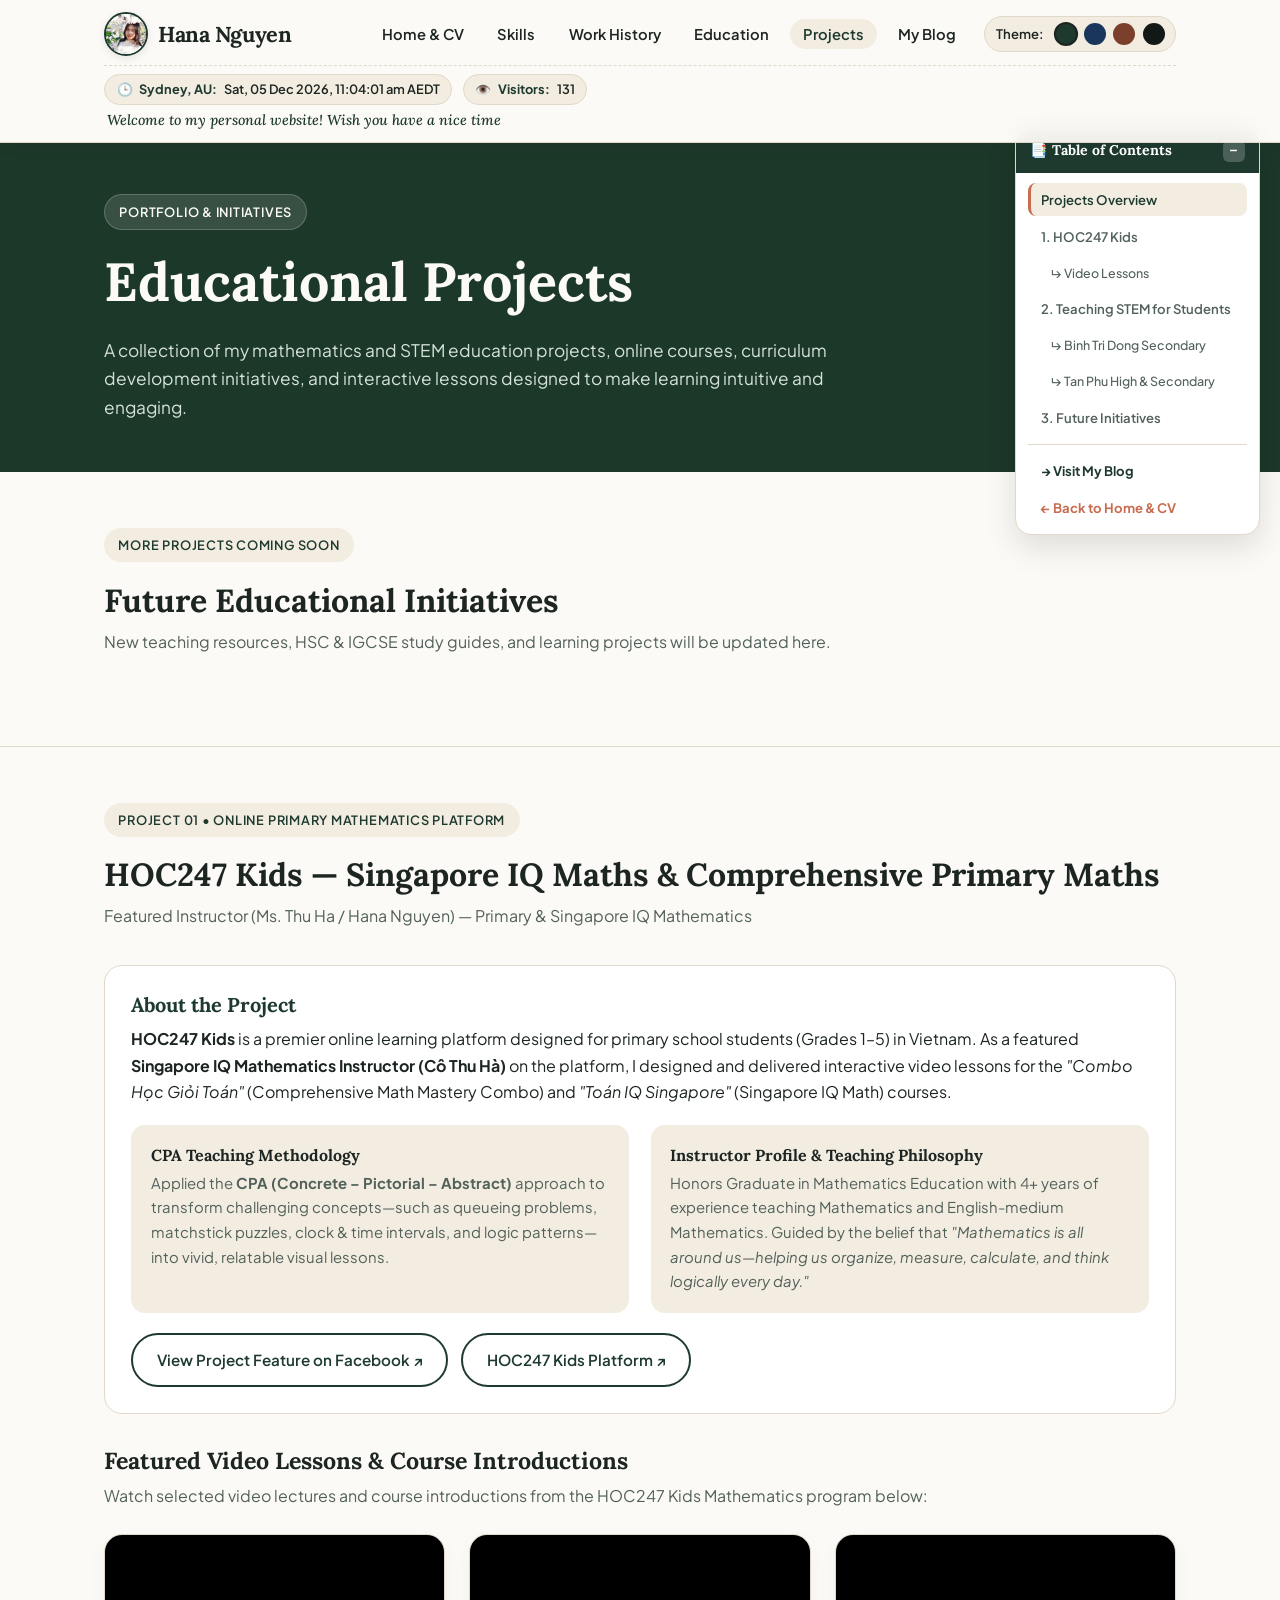
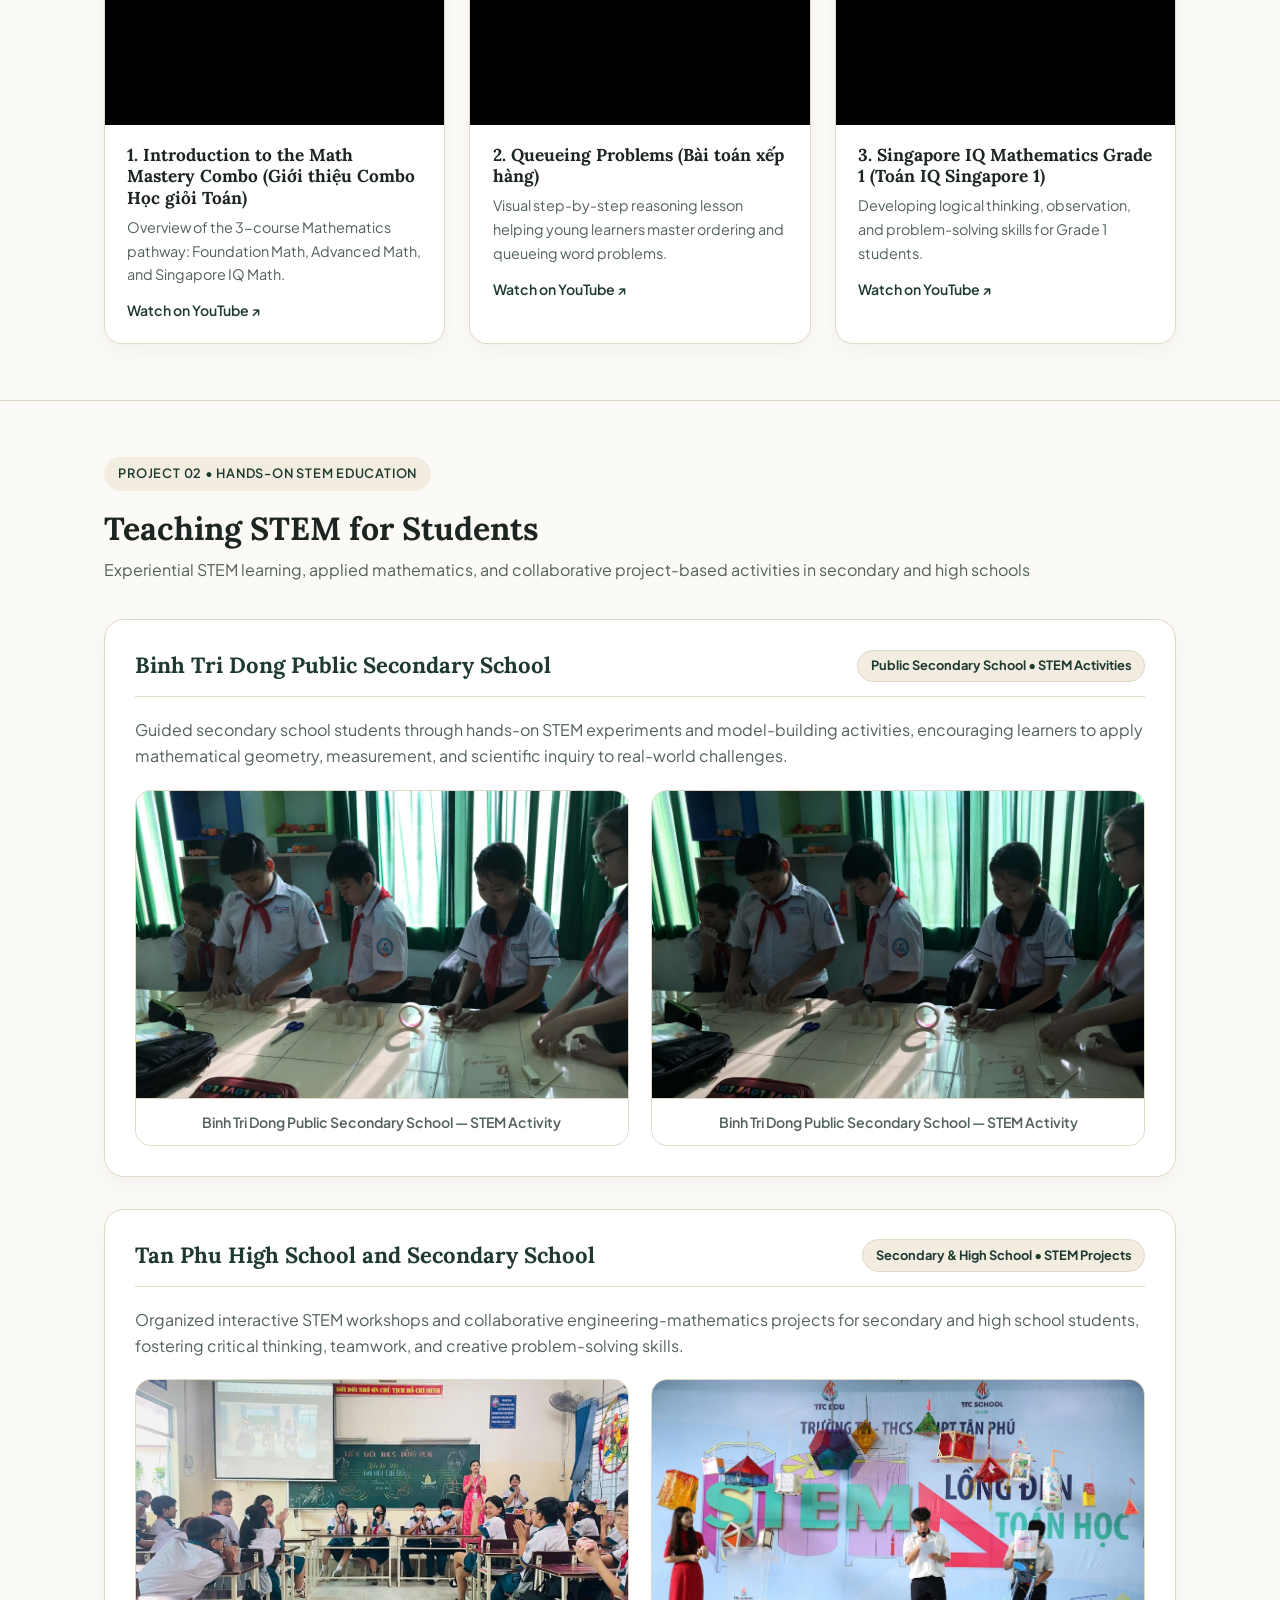
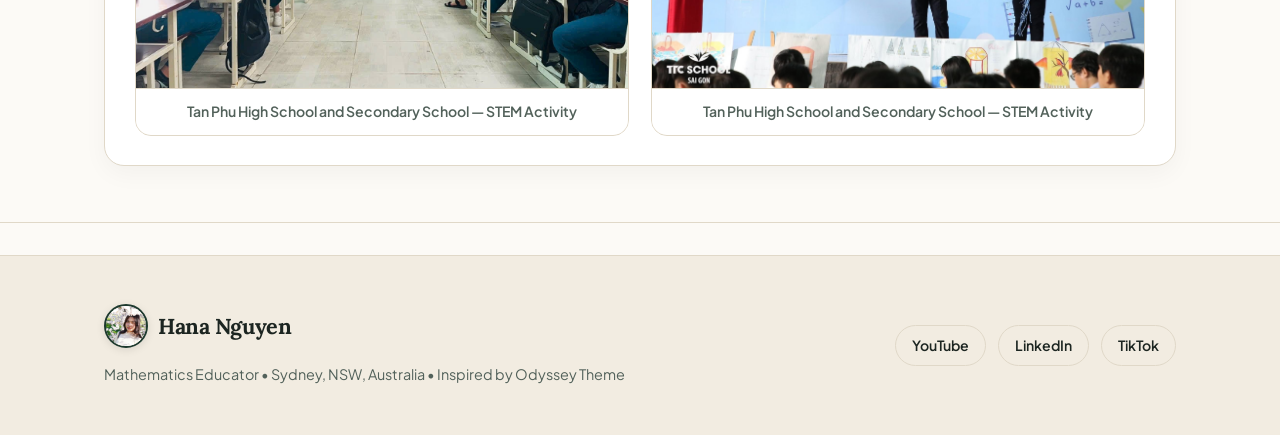
<file: projects.html>
<!DOCTYPE html>
<html lang="en" data-theme="classic">
<head>
  <meta charset="UTF-8" />
  <meta name="viewport" content="width=device-width, initial-scale=1.0" />
  <title>Projects | Hana Nguyen — Mathematics Educator</title>
  <meta name="description" content="Educational projects by Hana Nguyen, featuring HOC247 Kids and Teaching STEM for Students." />
  <link rel="preconnect" href="https://fonts.googleapis.com">
  <link rel="preconnect" href="https://fonts.gstatic.com" crossorigin>
  <link href="https://fonts.googleapis.com/css2?family=Lora:ital,wght@0,500;0,700;1,400&family=Plus+Jakarta+Sans:wght@400;500;600;700&display=swap" rel="stylesheet">
  <link rel="stylesheet" href="styles.css" />
  <style>
    /* Inline safety rules so layout, images & fixed top-right TOC always work even if styles.css is cached */
    .brand-logo-img {
      width: 44px !important;
      height: 44px !important;
      max-width: 44px !important;
      max-height: 44px !important;
      border-radius: 50% !important;
      object-fit: cover !important;
      object-position: center 25% !important;
    }
    .profile-photo-wrapper,
    .profile-photo {
      width: 220px !important;
      height: 220px !important;
      max-width: 220px !important;
      max-height: 220px !important;
      border-radius: 50% !important;
      object-fit: cover !important;
      object-position: center 25% !important;
    }
    .header-subbar {
      margin-top: 0.55rem;
      padding-top: 0.5rem;
      border-top: 1px dashed #e0d8c8;
      display: flex;
      flex-direction: column;
      align-items: flex-start;
      gap: 0.25rem;
    }
    .status-widgets {
      display: flex;
      flex-wrap: wrap;
      align-items: center;
      gap: 0.65rem;
    }
    .status-pill {
      display: inline-flex;
      align-items: center;
      gap: 0.42rem;
      background-color: var(--theme-surface, #f2ece1);
      border: 1px solid var(--theme-border, #e0d8c8);
      font-size: 0.8rem;
      font-weight: 600;
      padding: 0.24rem 0.72rem;
      border-radius: 999px;
    }
    .welcome-line {
      font-family: 'Lora', Georgia, serif;
      font-style: italic;
      font-size: 0.9rem;
      color: var(--theme-primary, #1e3a2f);
      font-weight: 500;
      padding-left: 0.2rem;
    }
    .floating-toc {
      position: fixed;
      top: 128px;
      right: 20px;
      z-index: 99;
      width: 245px;
      background-color: var(--theme-surface-2, #ffffff);
      border: 1px solid var(--theme-border, #e0d8c8);
      border-radius: 16px;
      box-shadow: 0 12px 32px rgba(0, 0, 0, 0.12);
      overflow: hidden;
    }
    .floating-toc.collapsed {
      width: auto;
      min-width: 140px;
    }
    .floating-toc.collapsed .toc-body {
      display: none;
    }
    .toc-header {
      display: flex;
      align-items: center;
      justify-content: space-between;
      gap: 0.5rem;
      padding: 0.65rem 0.9rem;
      background-color: var(--theme-primary, #1e3a2f);
      color: #ffffff;
      font-family: 'Lora', Georgia, serif;
      font-size: 0.88rem;
      font-weight: 700;
      cursor: pointer;
    }
    .toc-toggle-btn {
      background: rgba(255, 255, 255, 0.2);
      color: #ffffff;
      border: none;
      border-radius: 6px;
      width: 22px;
      height: 22px;
      cursor: pointer;
      font-weight: 700;
    }
    .toc-body {
      padding: 0.65rem 0.75rem;
    }
    .toc-list {
      list-style: none;
      display: grid;
      gap: 0.25rem;
      margin: 0;
      padding: 0;
    }
    .toc-list a {
      display: block;
      font-size: 0.82rem;
      font-weight: 600;
      color: var(--theme-text-muted, #52615a);
      padding: 0.35rem 0.6rem;
      border-radius: 8px;
      border-left: 3px solid transparent;
      text-decoration: none;
    }
    .toc-list a:hover,
    .toc-list a.active {
      background-color: var(--theme-surface, #f2ece1);
      color: var(--theme-primary, #1e3a2f);
      border-left-color: var(--theme-accent, #c86d51);
    }
    .toc-list .toc-sub {
      padding-left: 1.25rem;
      font-size: 0.78rem;
      font-weight: 500;
    }
    .school-stem-block {
      background-color: var(--theme-surface-2, #ffffff);
      border: 1px solid var(--theme-border, #e0d8c8);
      border-radius: 20px;
      padding: 1.85rem;
      margin-bottom: 2rem;
    }
    .stem-photo-grid {
      display: grid;
      grid-template-columns: repeat(auto-fit, minmax(260px, 1fr));
      gap: 1.35rem;
      margin-top: 1rem;
    }
    .stem-photo-card {
      border: 1px solid var(--theme-border, #e0d8c8);
      border-radius: 16px;
      overflow: hidden;
      background: var(--theme-surface, #f2ece1);
    }
    .stem-photo-frame {
      width: 100%;
      aspect-ratio: 16 / 10;
      overflow: hidden;
      background: #ffffff;
    }
    .stem-photo-frame img {
      width: 100%;
      height: 100%;
      object-fit: cover;
      display: block;
    }
    .stem-photo-caption {
      padding: 0.7rem 1rem;
      font-size: 0.88rem;
      font-weight: 600;
      text-align: center;
      background: var(--theme-surface-2, #ffffff);
      border-top: 1px solid var(--theme-border, #e0d8c8);
    }
  </style>
</head>
<body id="top">

  <!-- Header -->
  <header class="site-header">
    <div class="container">
      <div class="nav-wrapper">
        <a href="index.html" class="brand-logo" title="Hana Nguyen Home" style="display: inline-flex; align-items: center; gap: 10px;">
          <img
            src="profile.jpg"
            alt="Hana Nguyen"
            class="brand-logo-img"
            width="44"
            height="44"
            style="width: 44px; height: 44px; max-width: 44px; max-height: 44px; border-radius: 50%; object-fit: cover; object-position: center 25%; flex-shrink: 0;"
          />
          <span>Hana Nguyen</span>
        </a>

        <div class="nav-right-group">
          <nav aria-label="Primary Navigation">
            <ul class="nav-links">
              <li><a href="index.html">Home &amp; CV</a></li>
              <li><a href="index.html#skills">Skills</a></li>
              <li><a href="index.html#experience">Work History</a></li>
              <li><a href="index.html#education">Education</a></li>
              <li><a href="projects.html" class="active">Projects</a></li>
              <li><a href="blog.html">My Blog</a></li>
            </ul>
          </nav>
          <div class="theme-switcher" title="Odyssey Theme Switcher">
            <span style="font-size: 0.82rem; font-weight: 600; margin-right: 0.25rem;">Theme:</span>
            <button class="theme-btn active" style="background:#1e3a2f;" onclick="setTheme('classic', this)" aria-label="Classic Forest Theme"></button>
            <button class="theme-btn" style="background:#1b365d;" onclick="setTheme('ocean', this)" aria-label="Ocean Theme"></button>
            <button class="theme-btn" style="background:#7c3f2c;" onclick="setTheme('sand', this)" aria-label="Terracotta Theme"></button>
            <button class="theme-btn" style="background:#121815;" onclick="setTheme('dark', this)" aria-label="Dark Theme"></button>
          </div>
        </div>
      </div>

      <!-- Top-Left Sydney Clock, Visitor Counter & Welcome Message -->
      <div class="header-subbar">
        <div class="status-widgets">
          <div class="status-pill" title="Current Time in Sydney, NSW, Australia">
            <span>🕒</span>
            <strong>Sydney, AU:</strong>
            <span id="sydney-clock">Loading Sydney time...</span>
          </div>
          <div class="status-pill" title="Total Website Visitors">
            <span>👁️</span>
            <strong>Visitors:</strong>
            <span id="visitor-count">...</span>
          </div>
        </div>
        <div class="welcome-line">
          Welcome to my personal website! Wish you have a nice time
        </div>
      </div>
    </div>
  </header>

  <!-- Fixed Top-Right Table of Contents (Luon hien thi o goc phai phia tren man hinh) -->
  <aside class="floating-toc" id="floating-toc" aria-label="Projects Table of Contents">
    <div class="toc-header" onclick="toggleToc()">
      <span>📑 Table of Contents</span>
      <button class="toc-toggle-btn" id="toc-toggle-btn" aria-label="Toggle Table of Contents">−</button>
    </div>
    <div class="toc-body">
      <ul class="toc-list">
        <li><a href="#projects-intro" class="active">Projects Overview</a></li>
        <li><a href="#project-hoc247kids">1. HOC247 Kids</a></li>
        <li><a href="#hoc247-videos" class="toc-sub">↳ Video Lessons</a></li>
        <li><a href="#project-teaching-stem">2. Teaching STEM for Students</a></li>
        <li><a href="#stem-btd" class="toc-sub">↳ Binh Tri Dong Secondary</a></li>
        <li><a href="#stem-tanphu" class="toc-sub">↳ Tan Phu High &amp; Secondary</a></li>
        <li><a href="#upcoming-projects">3. Future Initiatives</a></li>
        <li class="toc-divider"></li>
        <li><a href="blog.html" style="color: var(--theme-primary); font-weight: 700;">→ Visit My Blog</a></li>
        <li><a href="index.html" style="color: var(--theme-accent); font-weight: 700;">← Back to Home &amp; CV</a></li>
      </ul>
    </div>
  </aside>

  <main>
    <!-- Page Intro -->
    <section class="hero" id="projects-intro" style="padding: 3.2rem 0;">
      <div class="container">
        <span class="eyebrow">Portfolio &amp; Initiatives</span>
        <h1>Educational Projects</h1>
        <p class="hero-bio" style="max-width: 780px; margin-bottom: 0;">
          A collection of my mathematics and STEM education projects, online courses, curriculum development initiatives, and interactive lessons designed to make learning intuitive and engaging.
        </p>
      </div>
    </section>

     <section class="section" id="upcoming-projects">
      <div class="container">
        <div class="section-header">
          <span class="eyebrow">More Projects Coming Soon</span>
          <h2>Future Educational Initiatives</h2>
          <p>New teaching resources, HSC &amp; IGCSE study guides, and learning projects will be updated here.</p>
        </div>
      </div>
    </section>

    <!-- Project 1: HOC247 Kids -->
    <section class="section" id="project-hoc247kids">
      <div class="container">
        <div class="section-header">
          <span class="eyebrow">Project 01 • Online Primary Mathematics Platform</span>
          <h2>HOC247 Kids — Singapore IQ Maths &amp; Comprehensive Primary Maths</h2>
          <p>Featured Instructor (Ms. Thu Ha / Hana Nguyen) — Primary &amp; Singapore IQ Mathematics</p>
        </div>

        <div class="card" style="margin-bottom: 2rem;">
          <h3>About the Project</h3>
          <p style="margin-bottom: 1rem;">
            <strong>HOC247 Kids</strong> is a premier online learning platform designed for primary school students (Grades 1–5) in Vietnam. As a featured <strong>Singapore IQ Mathematics Instructor (Cô Thu Hà)</strong> on the platform, I designed and delivered interactive video lessons for the <em>"Combo Học Giỏi Toán"</em> (Comprehensive Math Mastery Combo) and <em>"Toán IQ Singapore"</em> (Singapore IQ Math) courses.
          </p>
          <div class="card-grid" style="margin-top: 1.25rem; margin-bottom: 1.25rem;">
            <div style="background: var(--theme-surface); padding: 1.2rem; border-radius: 14px;">
              <h4 style="margin-bottom: 0.4rem;">CPA Teaching Methodology</h4>
              <p style="font-size: 0.93rem; color: var(--theme-text-muted);">
                Applied the <strong>CPA (Concrete – Pictorial – Abstract)</strong> approach to transform challenging concepts—such as queueing problems, matchstick puzzles, clock &amp; time intervals, and logic patterns—into vivid, relatable visual lessons.
              </p>
            </div>
            <div style="background: var(--theme-surface); padding: 1.2rem; border-radius: 14px;">
              <h4 style="margin-bottom: 0.4rem;">Instructor Profile &amp; Teaching Philosophy</h4>
              <p style="font-size: 0.93rem; color: var(--theme-text-muted);">
                Honors Graduate in Mathematics Education with 4+ years of experience teaching Mathematics and English-medium Mathematics. Guided by the belief that <em>"Mathematics is all around us—helping us organize, measure, calculate, and think logically every day."</em>
              </p>
            </div>
          </div>

          <div style="display: flex; flex-wrap: wrap; gap: 0.85rem; align-items: center; margin-top: 1rem;">
            <a class="btn btn-section-outline" href="https://www.facebook.com/photo?fbid=1561502807542454&set=pcb.1561503097542425" target="_blank" rel="noopener noreferrer">
              View Project Feature on Facebook ↗
            </a>
            <a class="btn btn-section-outline" href="https://kids.hoc247.vn/" target="_blank" rel="noopener noreferrer">
              HOC247 Kids Platform ↗
            </a>
          </div>
        </div>

        <!-- Embedded YouTube Videos -->
        <div id="hoc247-videos">
          <h3 style="font-size: 1.45rem; margin-bottom: 0.5rem;">Featured Video Lessons &amp; Course Introductions</h3>
          <p style="color: var(--theme-text-muted); margin-bottom: 1rem;">
            Watch selected video lectures and course introductions from the HOC247 Kids Mathematics program below:
          </p>

          <div class="video-grid">
            <!-- Video 1 -->
            <article class="video-card">
              <div class="video-wrapper">
                <iframe
                  src="https://www.youtube.com/embed/PEeD9op1mGU"
                  title="Giới thiệu Combo Học giỏi Toán - HOC247 Kids"
                  allow="accelerometer; autoplay; clipboard-write; encrypted-media; gyroscope; picture-in-picture; web-share"
                  referrerpolicy="strict-origin-when-cross-origin"
                  allowfullscreen>
                </iframe>
              </div>
              <div class="video-info">
                <h4>1. Introduction to the Math Mastery Combo (Giới thiệu Combo Học giỏi Toán)</h4>
                <p style="font-size: 0.9rem; color: var(--theme-text-muted); margin-bottom: 0.65rem;">
                  Overview of the 3-course Mathematics pathway: Foundation Math, Advanced Math, and Singapore IQ Math.
                </p>
                <a href="https://www.youtube.com/watch?v=PEeD9op1mGU" target="_blank" rel="noopener noreferrer" style="font-size: 0.88rem; font-weight: 600;">
                  Watch on YouTube ↗
                </a>
              </div>
            </article>

            <!-- Video 2 -->
            <article class="video-card">
              <div class="video-wrapper">
                <iframe
                  src="https://www.youtube.com/embed/GTMhC9XjE08"
                  title="Bài toán xếp hàng - HOC247 Kids"
                  allow="accelerometer; autoplay; clipboard-write; encrypted-media; gyroscope; picture-in-picture; web-share"
                  referrerpolicy="strict-origin-when-cross-origin"
                  allowfullscreen>
                </iframe>
              </div>
              <div class="video-info">
                <h4>2. Queueing Problems (Bài toán xếp hàng)</h4>
                <p style="font-size: 0.9rem; color: var(--theme-text-muted); margin-bottom: 0.65rem;">
                  Visual step-by-step reasoning lesson helping young learners master ordering and queueing word problems.
                </p>
                <a href="https://www.youtube.com/watch?v=GTMhC9XjE08" target="_blank" rel="noopener noreferrer" style="font-size: 0.88rem; font-weight: 600;">
                  Watch on YouTube ↗
                </a>
              </div>
            </article>

            <!-- Video 3 -->
            <article class="video-card">
              <div class="video-wrapper">
                <iframe
                  src="https://www.youtube.com/embed/i7aH8OnhUAI"
                  title="Toán IQ Singapore 1 - HOC247 Kids"
                  allow="accelerometer; autoplay; clipboard-write; encrypted-media; gyroscope; picture-in-picture; web-share"
                  referrerpolicy="strict-origin-when-cross-origin"
                  allowfullscreen>
                </iframe>
              </div>
              <div class="video-info">
                <h4>3. Singapore IQ Mathematics Grade 1 (Toán IQ Singapore 1)</h4>
                <p style="font-size: 0.9rem; color: var(--theme-text-muted); margin-bottom: 0.65rem;">
                  Developing logical thinking, observation, and problem-solving skills for Grade 1 students.
                </p>
                <a href="https://www.youtube.com/watch?v=i7aH8OnhUAI" target="_blank" rel="noopener noreferrer" style="font-size: 0.88rem; font-weight: 600;">
                  Watch on YouTube ↗
                </a>
              </div>
            </article>
          </div>
        </div>
      </div>
    </section>
    

    <!-- Project 2: Teaching STEM for Students -->
    <section class="section" id="project-teaching-stem">
      <div class="container">
        <div class="section-header">
          <span class="eyebrow">Project 02 • Hands-On STEM Education</span>
          <h2>Teaching STEM for Students</h2>
          <p>Experiential STEM learning, applied mathematics, and collaborative project-based activities in secondary and high schools</p>
        </div>

        <!-- School 1: Binh Tri Dong Public Secondary School -->
        <div class="school-stem-block" id="stem-btd">
          <div class="school-stem-header">
            <h3>Binh Tri Dong Public Secondary School</h3>
            <span class="school-badge">Public Secondary School • STEM Activities</span>
          </div>
          <p style="color: var(--theme-text-muted); margin-bottom: 1.25rem;">
            Guided secondary school students through hands-on STEM experiments and model-building activities, encouraging learners to apply mathematical geometry, measurement, and scientific inquiry to real-world challenges.
          </p>
          <div class="stem-photo-grid">
            <figure class="stem-photo-card">
              <div class="stem-photo-frame">
                <img
                  src="BTD_1.jpg"
                  alt="Binh Tri Dong Public Secondary School - STEM Activity 1 (BTD_1)"
                  onerror="handleImgFallback(this, ['BTD_1.png', 'BTD_1.jpeg', 'BTD_1.JPG', 'BTD_1.PNG'], 'BTD_1')"
                />
              </div>
              <figcaption class="stem-photo-caption">
                Binh Tri Dong Public Secondary School — STEM Activity 
              </figcaption>
            </figure>

            <figure class="stem-photo-card">
              <div class="stem-photo-frame">
                <img
                  src="BTD_2.jpg"
                  alt="Binh Tri Dong Public Secondary School - STEM Activity 2 (BTD_2)"
                  onerror="handleImgFallback(this, ['BTD_2.png', 'BTD_2.jpeg', 'BTD_2.JPG', 'BTD_2.PNG'], 'BTD_2')"
                />
              </div>
              <figcaption class="stem-photo-caption">
                Binh Tri Dong Public Secondary School — STEM Activity
              </figcaption>
            </figure>
          </div>
        </div>

        <!-- School 2: Tan Phu High School and Secondary School -->
        <div class="school-stem-block" id="stem-tanphu" style="margin-bottom: 0;">
          <div class="school-stem-header">
            <h3>Tan Phu High School and Secondary School</h3>
            <span class="school-badge">Secondary &amp; High School • STEM Projects</span>
          </div>
          <p style="color: var(--theme-text-muted); margin-bottom: 1.25rem;">
            Organized interactive STEM workshops and collaborative engineering-mathematics projects for secondary and high school students, fostering critical thinking, teamwork, and creative problem-solving skills.
          </p>
          <div class="stem-photo-grid">
            <figure class="stem-photo-card">
              <div class="stem-photo-frame">
                <img
                  src="TP_1.jpg"
                  alt="Tan Phu High School and Secondary School - STEM Activity 1 (TP_1)"
                  onerror="handleImgFallback(this, ['TP_1.png', 'TP_1.jpeg', 'TP1.jpg', 'TP1.png', 'TP_1.JPG', 'TP_1.PNG'], 'TP_1')"
                />
              </div>
              <figcaption class="stem-photo-caption">
                Tan Phu High School and Secondary School — STEM Activity 
              </figcaption>
            </figure>

            <figure class="stem-photo-card">
              <div class="stem-photo-frame">
                <img
                  src="TP_2.jpg"
                  alt="Tan Phu High School and Secondary School - STEM Activity 2 (TP_2 / TP2)"
                  onerror="handleImgFallback(this, ['TP2.jpg', 'TP_2.png', 'TP2.png', 'TP_2.jpeg', 'TP2.jpeg', 'TP_2.JPG', 'TP2.JPG'], 'TP_2 / TP2')"
                />
              </div>
              <figcaption class="stem-photo-caption">
                Tan Phu High School and Secondary School — STEM Activity 
              </figcaption>
            </figure>
          </div>
        </div>
      </div>
    </section>

    <!-- Placeholder Section for Upcoming Projects -->
     </main>

  <!-- Footer -->
  <footer class="site-footer">
    <div class="container footer-inner">
      <div>
        <a href="index.html" class="brand-logo" style="display: inline-flex; align-items: center; gap: 10px;">
          <img
            src="profile.jpg"
            alt="Hana Nguyen"
            class="brand-logo-img"
            width="44"
            height="44"
            style="width: 44px; height: 44px; max-width: 44px; max-height: 44px; border-radius: 50%; object-fit: cover; object-position: center 25%; flex-shrink: 0;"
          />
          <span>Hana Nguyen</span>
        </a>
        <p style="color: var(--theme-text-muted); font-size: 0.9rem; margin-top: 0.45rem;">
          Mathematics Educator • Sydney, NSW, Australia • Inspired by Odyssey Theme
        </p>
      </div>
      <div class="social-links">
        <a class="social-pill" href="https://www.youtube.com/@hannahnguyen1197" target="_blank" rel="noopener noreferrer">YouTube</a>
        <a class="social-pill" href="https://www.linkedin.com/in/hananguyen2032" target="_blank" rel="noopener noreferrer">LinkedIn</a>
        <a class="social-pill" href="https://www.tiktok.com/@sansann1197" target="_blank" rel="noopener noreferrer">TikTok</a>
      </div>
    </div>
  </footer>

  <script>
    // 1. Theme Switcher
    function setTheme(themeName, btn) {
      document.documentElement.setAttribute('data-theme', themeName);
      localStorage.setItem('hana-odyssey-theme', themeName);
      document.querySelectorAll('.theme-btn').forEach(b => b.classList.remove('active'));
      if (btn) btn.classList.add('active');
    }
    (function() {
      const saved = localStorage.getItem('hana-odyssey-theme');
      if (saved) {
        document.documentElement.setAttribute('data-theme', saved);
      }
    })();

    // 2. Toggle Floating Table of Contents (Top-Right Muc Luc)
    function toggleToc() {
      const toc = document.getElementById('floating-toc');
      const btn = document.getElementById('toc-toggle-btn');
      if (!toc || !btn) return;
      toc.classList.toggle('collapsed');
      btn.textContent = toc.classList.contains('collapsed') ? '+' : '−';
    }

    // 3. Scroll-Spy for Table of Contents (Highlights active section automatically)
    (function initScrollSpy() {
      const tocLinks = Array.from(document.querySelectorAll('.toc-list a[href^="#"]'));
      if (!tocLinks.length) return;
      const sections = tocLinks
        .map(link => document.querySelector(link.getAttribute('href')))
        .filter(Boolean);

      function onScroll() {
        const scrollPos = window.scrollY + 180;
        let currentSection = sections[0];
        for (const sec of sections) {
          if (sec.offsetTop <= scrollPos) {
            currentSection = sec;
          }
        }
        tocLinks.forEach(link => {
          link.classList.toggle(
            'active',
            currentSection && link.getAttribute('href') === '#' + currentSection.id
          );
        });
      }
      window.addEventListener('scroll', onScroll, { passive: true });
      onScroll();
    })();

    // 4. Smart Image Fallback Loader (tries .jpg -> .png -> .jpeg -> alt name -> SVG placeholder)
    function handleImgFallback(imgEl, fallbacks, labelText) {
      const idx = parseInt(imgEl.getAttribute('data-fb-idx') || '0', 10);
      if (idx < fallbacks.length) {
        imgEl.setAttribute('data-fb-idx', String(idx + 1));
        imgEl.src = fallbacks[idx];
      } else {
        imgEl.onerror = null;
        const svg = `<svg xmlns="http://www.w3.org/2000/svg" viewBox="0 0 640 400" width="640" height="400">
          <rect width="640" height="400" fill="#f2ece1"/>
          <rect x="24" y="24" width="592" height="352" rx="16" fill="none" stroke="#1e3a2f" stroke-width="2" stroke-dasharray="8 6" opacity="0.45"/>
          <text x="320" y="185" font-family="Georgia, serif" font-size="26" font-weight="bold" fill="#1e3a2f" text-anchor="middle">${labelText}</text>
          <text x="320" y="225" font-family="sans-serif" font-size="15" fill="#52615a" text-anchor="middle">Upload image file (${labelText}.jpg / .png) to repository</text>
        </svg>`;
        imgEl.src = 'data:image/svg+xml;utf8,' + encodeURIComponent(svg);
      }
    }

    // 5. Live Sydney, Australia Clock & Date (Australia/Sydney Timezone)
    function updateSydneyClock() {
      const clockEl = document.getElementById('sydney-clock');
      if (!clockEl) return;
      try {
        const now = new Date();
        const formatter = new Intl.DateTimeFormat('en-AU', {
          timeZone: 'Australia/Sydney',
          weekday: 'short',
          day: '2-digit',
          month: 'short',
          year: 'numeric',
          hour: '2-digit',
          minute: '2-digit',
          second: '2-digit',
          hour12: true,
          timeZoneName: 'short'
        });
        clockEl.textContent = formatter.format(now);
      } catch (e) {
        clockEl.textContent = new Date().toLocaleString();
      }
    }
    updateSydneyClock();
    setInterval(updateSydneyClock, 1000);

    // 6. Always-Visible Visitor Counter (Global API + Local Fallback)
    (function initVisitorCounter() {
      const counterEl = document.getElementById('visitor-count');
      if (!counterEl) return;

      const storageKey = 'hana_portfolio_visitor_count';
      const sessionKey = 'hana_portfolio_session_counted';
      let localCount = parseInt(localStorage.getItem(storageKey) || '128', 10);

      if (!sessionStorage.getItem(sessionKey)) {
        localCount += 1;
        localStorage.setItem(storageKey, String(localCount));
        sessionStorage.setItem(sessionKey, 'true');
      }
      counterEl.textContent = localCount.toLocaleString();

      fetch('https://api.counterapi.dev/v1/hananguyen-github-io/visits/up')
        .then(res => res.json())
        .then(data => {
          if (data && typeof data.count === 'number') {
            const total = Math.max(data.count, localCount);
            localStorage.setItem(storageKey, String(total));
            counterEl.textContent = total.toLocaleString();
          }
        })
        .catch(() => {});
    })();
  </script>
</body>
</html>
</file>
<file: styles.css>
/* Odyssey Theme Inspired Stylesheet for Hana Nguyen Portfolio (v8) */
:root, [data-theme="classic"] {
  --theme-bg: #fcfaf6;
  --theme-surface: #f2ece1;
  --theme-surface-2: #ffffff;
  --theme-hero-bg: #1c3829;
  --theme-hero-text: #fcfaf6;
  --theme-hero-muted: #d5e2da;
  --theme-primary: #1e3a2f;
  --theme-primary-hover: #142820;
  --theme-accent: #c86d51;
  --theme-text: #1c2521;
  --theme-text-muted: #52615a;
  --theme-border: #e0d8c8;
  --theme-on-primary: #ffffff;
}

[data-theme="ocean"] {
  --theme-bg: #f7f9fc;
  --theme-surface: #e8eff7;
  --theme-surface-2: #ffffff;
  --theme-hero-bg: #162f52;
  --theme-hero-text: #f7f9fc;
  --theme-hero-muted: #cfdeef;
  --theme-primary: #1b365d;
  --theme-primary-hover: #112440;
  --theme-accent: #2b7a78;
  --theme-text: #162436;
  --theme-text-muted: #4f6278;
  --theme-border: #d4e0ed;
  --theme-on-primary: #ffffff;
}

[data-theme="sand"] {
  --theme-bg: #fdfaf7;
  --theme-surface: #f5ebe1;
  --theme-surface-2: #ffffff;
  --theme-hero-bg: #693322;
  --theme-hero-text: #fdfaf7;
  --theme-hero-muted: #edd8ce;
  --theme-primary: #7c3f2c;
  --theme-primary-hover: #5b2c1e;
  --theme-accent: #2d5a4c;
  --theme-text: #2b1d18;
  --theme-text-muted: #6e564e;
  --theme-border: #e6d5c7;
  --theme-on-primary: #ffffff;
}

[data-theme="dark"] {
  --theme-bg: #121815;
  --theme-surface: #1c2621;
  --theme-surface-2: #232f29;
  --theme-hero-bg: #17221c;
  --theme-hero-text: #eef2ef;
  --theme-hero-muted: #b5c7be;
  --theme-primary: #76b596;
  --theme-primary-hover: #90c9ad;
  --theme-accent: #e08b6f;
  --theme-text: #eef2ef;
  --theme-text-muted: #a7b8b0;
  --theme-border: #2f3e37;
  --theme-on-primary: #121815;
}

* {
  box-sizing: border-box;
  margin: 0;
  padding: 0;
}

html {
  scroll-behavior: smooth;
  scroll-padding-top: 130px;
}

body {
  font-family: 'Plus Jakarta Sans', -apple-system, BlinkMacSystemFont, 'Segoe UI', Roboto, sans-serif;
  background-color: var(--theme-bg);
  color: var(--theme-text);
  line-height: 1.65;
  transition: background-color 0.25s ease, color 0.25s ease;
}

img {
  max-width: 100%;
  height: auto;
  display: block;
}

h1, h2, h3, h4, .brand-logo {
  font-family: 'Lora', Georgia, serif;
  line-height: 1.25;
  color: var(--theme-text);
}

a {
  color: var(--theme-primary);
  text-decoration: none;
  transition: all 0.2s ease;
}

.container {
  max-width: 1120px;
  margin: 0 auto;
  padding: 0 1.5rem;
}

/* Header & Navigation */
.site-header {
  position: sticky;
  top: 0;
  z-index: 100;
  background: color-mix(in srgb, var(--theme-bg) 94%, transparent);
  backdrop-filter: blur(10px);
  border-bottom: 1px solid var(--theme-border);
  padding: 0.75rem 0 0.6rem;
  box-shadow: 0 4px 16px rgba(0, 0, 0, 0.04);
}

.nav-wrapper {
  display: flex;
  align-items: center;
  justify-content: space-between;
  gap: 1rem;
  flex-wrap: wrap;
}

.nav-right-group {
  display: flex;
  align-items: center;
  gap: 1rem;
  flex-wrap: wrap;
  margin-left: auto;
}

.brand-logo {
  display: inline-flex;
  align-items: center;
  gap: 0.75rem;
  font-size: 1.35rem;
  font-weight: 700;
  color: var(--theme-text);
  letter-spacing: -0.02em;
}

.brand-logo-img {
  width: 44px !important;
  height: 44px !important;
  max-width: 44px !important;
  max-height: 44px !important;
  border-radius: 50% !important;
  object-fit: cover !important;
  object-position: center 25% !important;
  border: 2px solid var(--theme-primary);
  box-shadow: 0 2px 8px rgba(0, 0, 0, 0.1);
  flex-shrink: 0;
}

.nav-links {
  display: flex;
  align-items: center;
  gap: 0.5rem;
  list-style: none;
  flex-wrap: wrap;
}

.nav-links a {
  color: var(--theme-text);
  font-weight: 600;
  font-size: 0.92rem;
  padding: 0.38rem 0.8rem;
  border-radius: 999px;
}

.nav-links a:hover,
.nav-links a.active {
  background-color: var(--theme-surface);
  color: var(--theme-primary);
}

/* Top-Left Status Bar (Sydney Clock, Visitor Counter & Welcome Message) */
.header-subbar {
  margin-top: 0.55rem;
  padding-top: 0.5rem;
  border-top: 1px dashed var(--theme-border);
  display: flex;
  flex-direction: column;
  align-items: flex-start;
  gap: 0.25rem;
}

.status-widgets {
  display: flex;
  flex-wrap: wrap;
  align-items: center;
  gap: 0.65rem;
}

.status-pill {
  display: inline-flex;
  align-items: center;
  gap: 0.42rem;
  background-color: var(--theme-surface);
  border: 1px solid var(--theme-border);
  color: var(--theme-text);
  font-size: 0.8rem;
  font-weight: 600;
  padding: 0.24rem 0.72rem;
  border-radius: 999px;
}

.status-pill strong {
  color: var(--theme-primary);
}

.welcome-line {
  font-family: 'Lora', Georgia, serif;
  font-style: italic;
  font-size: 0.9rem;
  color: var(--theme-primary);
  font-weight: 500;
  padding-left: 0.2rem;
}

/* Fixed Top-Right Table of Contents (Muc Luc Luon Hien O Goc Phai Phia Tren) */
.floating-toc {
  position: fixed;
  top: 128px;
  right: 20px;
  z-index: 99;
  width: 245px;
  background-color: color-mix(in srgb, var(--theme-surface-2) 95%, transparent);
  backdrop-filter: blur(12px);
  border: 1px solid var(--theme-border);
  border-radius: 16px;
  box-shadow: 0 12px 32px rgba(0, 0, 0, 0.12);
  overflow: hidden;
  transition: all 0.25s ease;
}

.floating-toc.collapsed {
  width: auto;
  min-width: 140px;
}

.floating-toc.collapsed .toc-body {
  display: none;
}

.toc-header {
  display: flex;
  align-items: center;
  justify-content: space-between;
  gap: 0.5rem;
  padding: 0.65rem 0.9rem;
  background-color: var(--theme-primary);
  color: var(--theme-on-primary);
  font-family: 'Lora', Georgia, serif;
  font-size: 0.88rem;
  font-weight: 700;
  cursor: pointer;
  user-select: none;
}

.toc-toggle-btn {
  background: rgba(255, 255, 255, 0.18);
  color: var(--theme-on-primary);
  border: none;
  border-radius: 6px;
  width: 22px;
  height: 22px;
  font-size: 0.85rem;
  font-weight: 700;
  line-height: 1;
  cursor: pointer;
  display: inline-flex;
  align-items: center;
  justify-content: center;
}

.toc-body {
  padding: 0.65rem 0.75rem;
  max-height: calc(100vh - 200px);
  overflow-y: auto;
}

.toc-list {
  list-style: none;
  display: grid;
  gap: 0.25rem;
}

.toc-list a {
  display: block;
  font-size: 0.82rem;
  font-weight: 600;
  color: var(--theme-text-muted);
  padding: 0.35rem 0.6rem;
  border-radius: 8px;
  border-left: 3px solid transparent;
  transition: all 0.18s ease;
}

.toc-list a:hover,
.toc-list a.active {
  background-color: var(--theme-surface);
  color: var(--theme-primary);
  border-left-color: var(--theme-accent);
}

.toc-list .toc-sub {
  padding-left: 1.25rem;
  font-size: 0.78rem;
  font-weight: 500;
}

.toc-divider {
  height: 1px;
  background-color: var(--theme-border);
  margin: 0.35rem 0;
}

/* Hero Section (Odyssey Forest Split Banner) */
.hero {
  background-color: var(--theme-hero-bg);
  color: var(--theme-hero-text);
  padding: 4rem 0;
}

.hero-grid {
  display: grid;
  grid-template-columns: 1.25fr 1fr;
  gap: 3rem;
  align-items: center;
}

.eyebrow {
  display: inline-block;
  background-color: var(--theme-surface);
  color: var(--theme-primary);
  font-weight: 600;
  font-size: 0.8rem;
  text-transform: uppercase;
  letter-spacing: 0.06em;
  padding: 0.4rem 0.9rem;
  border-radius: 999px;
  margin-bottom: 1.15rem;
}

.hero .eyebrow {
  background-color: rgba(255, 255, 255, 0.12);
  color: var(--theme-hero-text);
  border: 1px solid rgba(255, 255, 255, 0.2);
}

.hero h1 {
  color: var(--theme-hero-text);
  font-size: clamp(2.3rem, 4.2vw, 3.4rem);
  margin-bottom: 1.25rem;
}

.hero-bio {
  font-size: 1.08rem;
  color: var(--theme-hero-muted);
  margin-bottom: 1.75rem;
}

.hero-actions {
  display: flex;
  flex-wrap: wrap;
  gap: 0.9rem;
  margin-bottom: 1.75rem;
}

.btn {
  display: inline-flex;
  align-items: center;
  gap: 0.5rem;
  padding: 0.78rem 1.45rem;
  border-radius: 999px;
  font-weight: 600;
  font-size: 0.95rem;
  cursor: pointer;
  border: 2px solid transparent;
}

.btn-primary {
  background-color: var(--theme-surface);
  color: var(--theme-primary);
}

.btn-primary:hover {
  background-color: #ffffff;
  transform: translateY(-1px);
}

.btn-outline {
  background-color: transparent;
  border-color: rgba(255, 255, 255, 0.45);
  color: var(--theme-hero-text);
}

.btn-outline:hover {
  background-color: rgba(255, 255, 255, 0.1);
}

.btn-section-outline {
  background-color: transparent;
  border-color: var(--theme-primary);
  color: var(--theme-primary);
}

.btn-section-outline:hover {
  background-color: var(--theme-surface);
}

/* Social Pills */
.social-links {
  display: flex;
  flex-wrap: wrap;
  gap: 0.75rem;
}

.social-pill {
  display: inline-flex;
  align-items: center;
  gap: 0.5rem;
  padding: 0.5rem 1rem;
  border-radius: 999px;
  background-color: var(--theme-surface);
  border: 1px solid var(--theme-border);
  color: var(--theme-text);
  font-size: 0.88rem;
  font-weight: 600;
}

.social-pill:hover {
  transform: translateY(-2px);
  background-color: #ffffff;
}

/* Profile Card with Circular Blossom Portrait */
.profile-card {
  background-color: var(--theme-surface);
  color: var(--theme-text);
  border-radius: 24px;
  padding: 2.2rem 1.8rem;
  border: 1px solid var(--theme-border);
  box-shadow: 0 18px 40px rgba(0, 0, 0, 0.18);
  text-align: center;
}

.profile-photo-wrapper {
  width: 220px !important;
  height: 220px !important;
  max-width: 220px !important;
  max-height: 220px !important;
  margin: 0 auto 1.35rem;
  border-radius: 50% !important;
  overflow: hidden;
  border: 4px solid var(--theme-surface-2);
  box-shadow: 0 10px 24px rgba(0, 0, 0, 0.12);
  background-color: var(--theme-surface-2);
}

.profile-photo {
  width: 220px !important;
  height: 220px !important;
  max-width: 220px !important;
  max-height: 220px !important;
  border-radius: 50% !important;
  object-fit: cover !important;
  object-position: center 25% !important;
  display: block;
}

.profile-card h3 {
  font-size: 1.55rem;
  color: var(--theme-text);
}

.contact-list {
  list-style: none;
  margin-top: 1.25rem;
  display: grid;
  gap: 0.65rem;
  font-size: 0.92rem;
  text-align: left;
  background: var(--theme-surface-2);
  padding: 1.15rem 1.25rem;
  border-radius: 16px;
  border: 1px solid var(--theme-border);
}

.contact-list li {
  display: grid;
  grid-template-columns: 105px 1fr;
  gap: 0.5rem;
  color: var(--theme-text-muted);
}

.contact-list strong {
  color: var(--theme-text);
}

/* Sections */
.section {
  padding: 3.5rem 0;
  border-bottom: 1px solid var(--theme-border);
}

.section-header {
  margin-bottom: 2.2rem;
}

.section-header h2 {
  font-size: 2rem;
  margin-bottom: 0.5rem;
}

.section-header p {
  color: var(--theme-text-muted);
}

/* Cards & Grids */
.card-grid {
  display: grid;
  grid-template-columns: repeat(auto-fit, minmax(290px, 1fr));
  gap: 1.35rem;
}

.card {
  background-color: var(--theme-surface-2);
  border: 1px solid var(--theme-border);
  border-radius: 18px;
  padding: 1.65rem;
  transition: transform 0.2s ease, box-shadow 0.2s ease;
}

.card:hover {
  transform: translateY(-3px);
  box-shadow: 0 12px 24px rgba(0, 0, 0, 0.05);
}

.card h3 {
  font-size: 1.25rem;
  margin-bottom: 0.55rem;
  color: var(--theme-primary);
}

/* STEM Project School Cards & Photo Galleries */
.school-stem-block {
  background-color: var(--theme-surface-2);
  border: 1px solid var(--theme-border);
  border-radius: 20px;
  padding: 1.85rem;
  margin-bottom: 2rem;
  box-shadow: 0 8px 24px rgba(0, 0, 0, 0.04);
}

.school-stem-header {
  display: flex;
  align-items: center;
  justify-content: space-between;
  flex-wrap: wrap;
  gap: 0.75rem;
  margin-bottom: 1.25rem;
  padding-bottom: 0.85rem;
  border-bottom: 1px solid var(--theme-border);
}

.school-stem-header h3 {
  font-size: 1.38rem;
  color: var(--theme-primary);
  margin: 0;
}

.school-badge {
  background-color: var(--theme-surface);
  color: var(--theme-primary);
  font-size: 0.8rem;
  font-weight: 700;
  padding: 0.3rem 0.8rem;
  border-radius: 999px;
  border: 1px solid var(--theme-border);
}

.stem-photo-grid {
  display: grid;
  grid-template-columns: repeat(2, 1fr);
  gap: 1.35rem;
}

.stem-photo-card {
  background-color: var(--theme-surface);
  border: 1px solid var(--theme-border);
  border-radius: 16px;
  overflow: hidden;
  transition: transform 0.2s ease, box-shadow 0.2s ease;
}

.stem-photo-card:hover {
  transform: translateY(-3px);
  box-shadow: 0 10px 22px rgba(0, 0, 0, 0.08);
}

.stem-photo-frame {
  width: 100%;
  aspect-ratio: 16 / 10;
  background-color: var(--theme-surface-2);
  overflow: hidden;
  position: relative;
}

.stem-photo-frame img {
  width: 100%;
  height: 100%;
  object-fit: cover;
  display: block;
}

.stem-photo-caption {
  padding: 0.75rem 1rem;
  font-size: 0.88rem;
  font-weight: 600;
  color: var(--theme-text-muted);
  text-align: center;
  background-color: var(--theme-surface-2);
  border-top: 1px solid var(--theme-border);
}

/* Timeline for Work & Education */
.timeline {
  display: grid;
  gap: 1.35rem;
}

.timeline-item {
  background-color: var(--theme-surface-2);
  border: 1px solid var(--theme-border);
  border-radius: 18px;
  padding: 1.65rem;
  display: grid;
  grid-template-columns: 190px 1fr;
  gap: 1.25rem;
}

.timeline-period {
  font-weight: 700;
  color: var(--theme-accent);
  font-size: 0.95rem;
}

.timeline-org {
  color: var(--theme-text-muted);
  font-weight: 600;
  margin-bottom: 0.5rem;
  font-size: 0.95rem;
}

/* Video Embeds */
.video-grid {
  display: grid;
  grid-template-columns: repeat(auto-fit, minmax(310px, 1fr));
  gap: 1.5rem;
  margin-top: 1.5rem;
}

.video-card {
  background-color: var(--theme-surface-2);
  border: 1px solid var(--theme-border);
  border-radius: 18px;
  overflow: hidden;
  box-shadow: 0 8px 20px rgba(0, 0, 0, 0.04);
}

.video-wrapper {
  position: relative;
  padding-bottom: 56.25%;
  height: 0;
  overflow: hidden;
  background: #000;
}

.video-wrapper iframe {
  position: absolute;
  top: 0;
  left: 0;
  width: 100%;
  height: 100%;
  border: 0;
}

.video-info {
  padding: 1.2rem 1.4rem;
}

.video-info h4 {
  font-size: 1.08rem;
  margin-bottom: 0.4rem;
}

/* Odyssey-style Theme Switcher Bar */
.theme-switcher {
  display: flex;
  align-items: center;
  gap: 0.45rem;
  background-color: var(--theme-surface);
  padding: 0.35rem 0.65rem;
  border-radius: 999px;
  border: 1px solid var(--theme-border);
}

.theme-btn {
  width: 22px;
  height: 22px;
  border-radius: 50%;
  border: 2px solid transparent;
  cursor: pointer;
}

.theme-btn.active {
  border-color: var(--theme-text);
  transform: scale(1.1);
}

/* Footer */
.site-footer {
  background-color: var(--theme-surface);
  border-top: 1px solid var(--theme-border);
  padding: 3rem 0;
  margin-top: 2rem;
}

.footer-inner {
  display: flex;
  justify-content: space-between;
  align-items: center;
  flex-wrap: wrap;
  gap: 1.5rem;
}

@media (max-width: 1180px) {
  .floating-toc {
    top: auto;
    bottom: 20px;
    right: 16px;
    width: 230px;
  }
}

@media (max-width: 820px) {
  .hero-grid {
    grid-template-columns: 1fr;
  }
  .timeline-item {
    grid-template-columns: 1fr;
    gap: 0.4rem;
  }
  .stem-photo-grid {
    grid-template-columns: 1fr;
  }
}

/* Blog Page Specific Styles (v8) */
.blog-filter-bar {
  display: flex;
  flex-wrap: wrap;
  gap: 0.6rem;
  margin-bottom: 2rem;
}

.filter-btn {
  background-color: var(--theme-surface);
  color: var(--theme-text);
  border: 1px solid var(--theme-border);
  padding: 0.45rem 1.05rem;
  border-radius: 999px;
  font-family: inherit;
  font-size: 0.88rem;
  font-weight: 600;
  cursor: pointer;
  transition: all 0.2s ease;
}

.filter-btn:hover,
.filter-btn.active {
  background-color: var(--theme-primary);
  color: var(--theme-on-primary);
  border-color: var(--theme-primary);
}

.blog-grid {
  display: grid;
  grid-template-columns: 1fr;
  gap: 2rem;
}

.blog-post-card {
  background-color: var(--theme-surface-2);
  border: 1px solid var(--theme-border);
  border-radius: 20px;
  padding: 2rem;
  box-shadow: 0 8px 24px rgba(0, 0, 0, 0.04);
  transition: transform 0.2s ease, box-shadow 0.2s ease;
}

.blog-post-card:hover {
  transform: translateY(-3px);
  box-shadow: 0 14px 30px rgba(0, 0, 0, 0.07);
}

.blog-meta {
  display: flex;
  flex-wrap: wrap;
  align-items: center;
  gap: 0.75rem;
  margin-bottom: 0.85rem;
  font-size: 0.84rem;
  color: var(--theme-text-muted);
}

.blog-category-badge {
  background-color: var(--theme-surface);
  color: var(--theme-primary);
  font-weight: 700;
  padding: 0.25rem 0.75rem;
  border-radius: 999px;
  border: 1px solid var(--theme-border);
}

.blog-post-card h2 {
  font-size: 1.55rem;
  margin-bottom: 0.75rem;
  color: var(--theme-primary);
}

.blog-excerpt {
  color: var(--theme-text-muted);
  margin-bottom: 1.15rem;
  font-size: 1.02rem;
}

.blog-full-content {
  margin-top: 1.25rem;
  padding-top: 1.25rem;
  border-top: 1px dashed var(--theme-border);
  color: var(--theme-text);
}

.blog-full-content p {
  margin-bottom: 1rem;
}

.blog-full-content ul {
  margin: 0.5rem 0 1rem 1.4rem;
}

.blog-full-content li {
  margin-bottom: 0.4rem;
}

.read-more-toggle {
  display: inline-flex;
  align-items: center;
  gap: 0.4rem;
  background-color: var(--theme-surface);
  color: var(--theme-primary);
  border: 1px solid var(--theme-border);
  padding: 0.5rem 1.1rem;
  border-radius: 999px;
  font-weight: 700;
  font-size: 0.88rem;
  cursor: pointer;
  transition: all 0.2s ease;
}

.read-more-toggle:hover {
  background-color: var(--theme-primary);
  color: var(--theme-on-primary);
}
</file>
